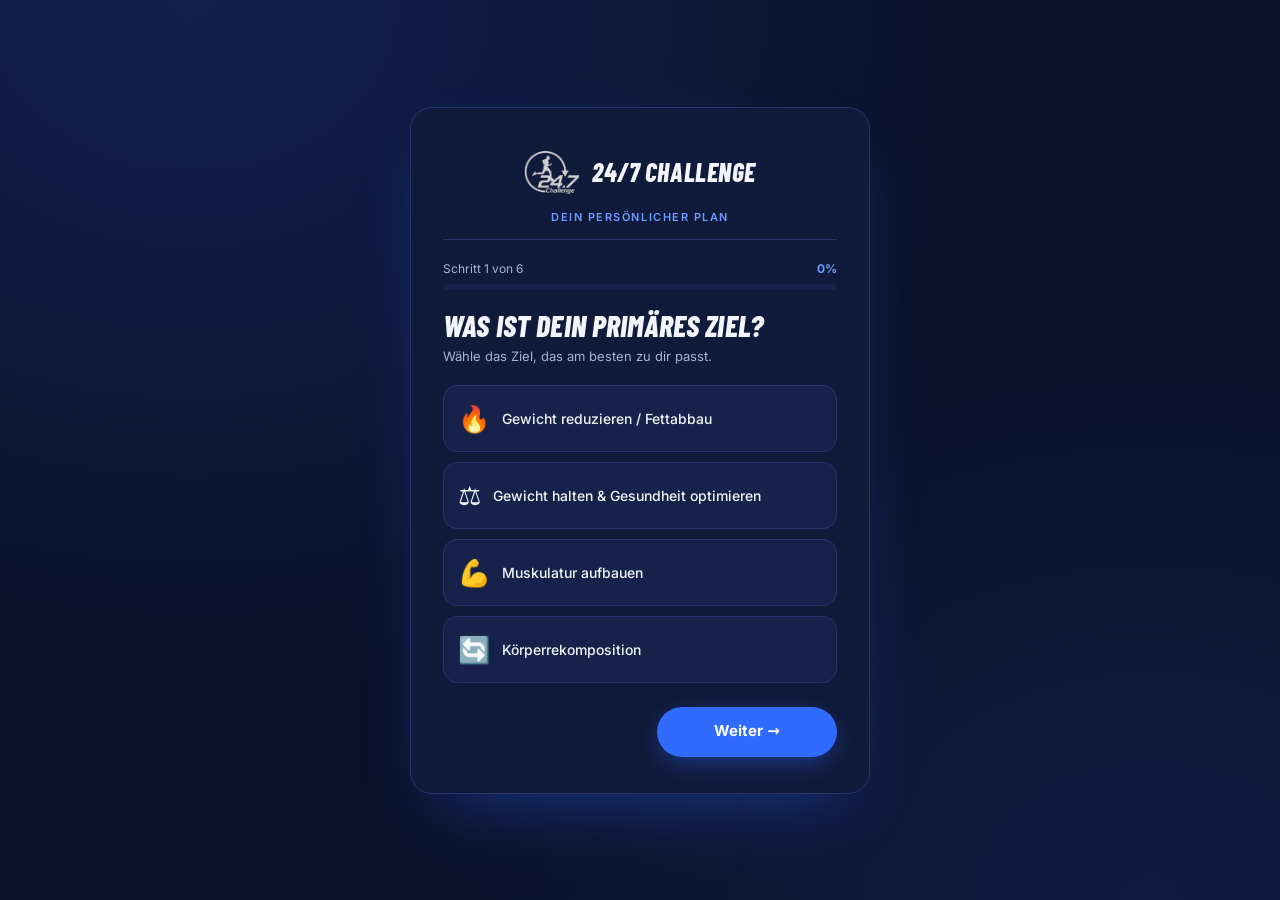
<file: start/index.html>
<!doctype html>
<html lang="de">
  <head>
    <meta charset="UTF-8" />
    <link rel="icon" type="image/png" href="/start/favicon.png" />
    <meta name="viewport" content="width=device-width, initial-scale=1.0" />
    <meta name="theme-color" content="#0a1128" />
<link rel="stylesheet" href="/start/fonts/fonts.css">
    <script defer src="https://cloud.umami.is/script.js" data-website-id="c8ad17eb-347a-41c8-a5f1-457bd65786ba"></script>
    <title>24/7 Challenge – Paket buchen</title>
    <script type="module" crossorigin src="/start/assets/index-Cy9dv_-2.js"></script>
    <link rel="stylesheet" crossorigin href="/start/assets/index-CaZ-Znua.css">
  </head>
  <body>
    <div id="root"></div>
  </body>
</html>
</file>
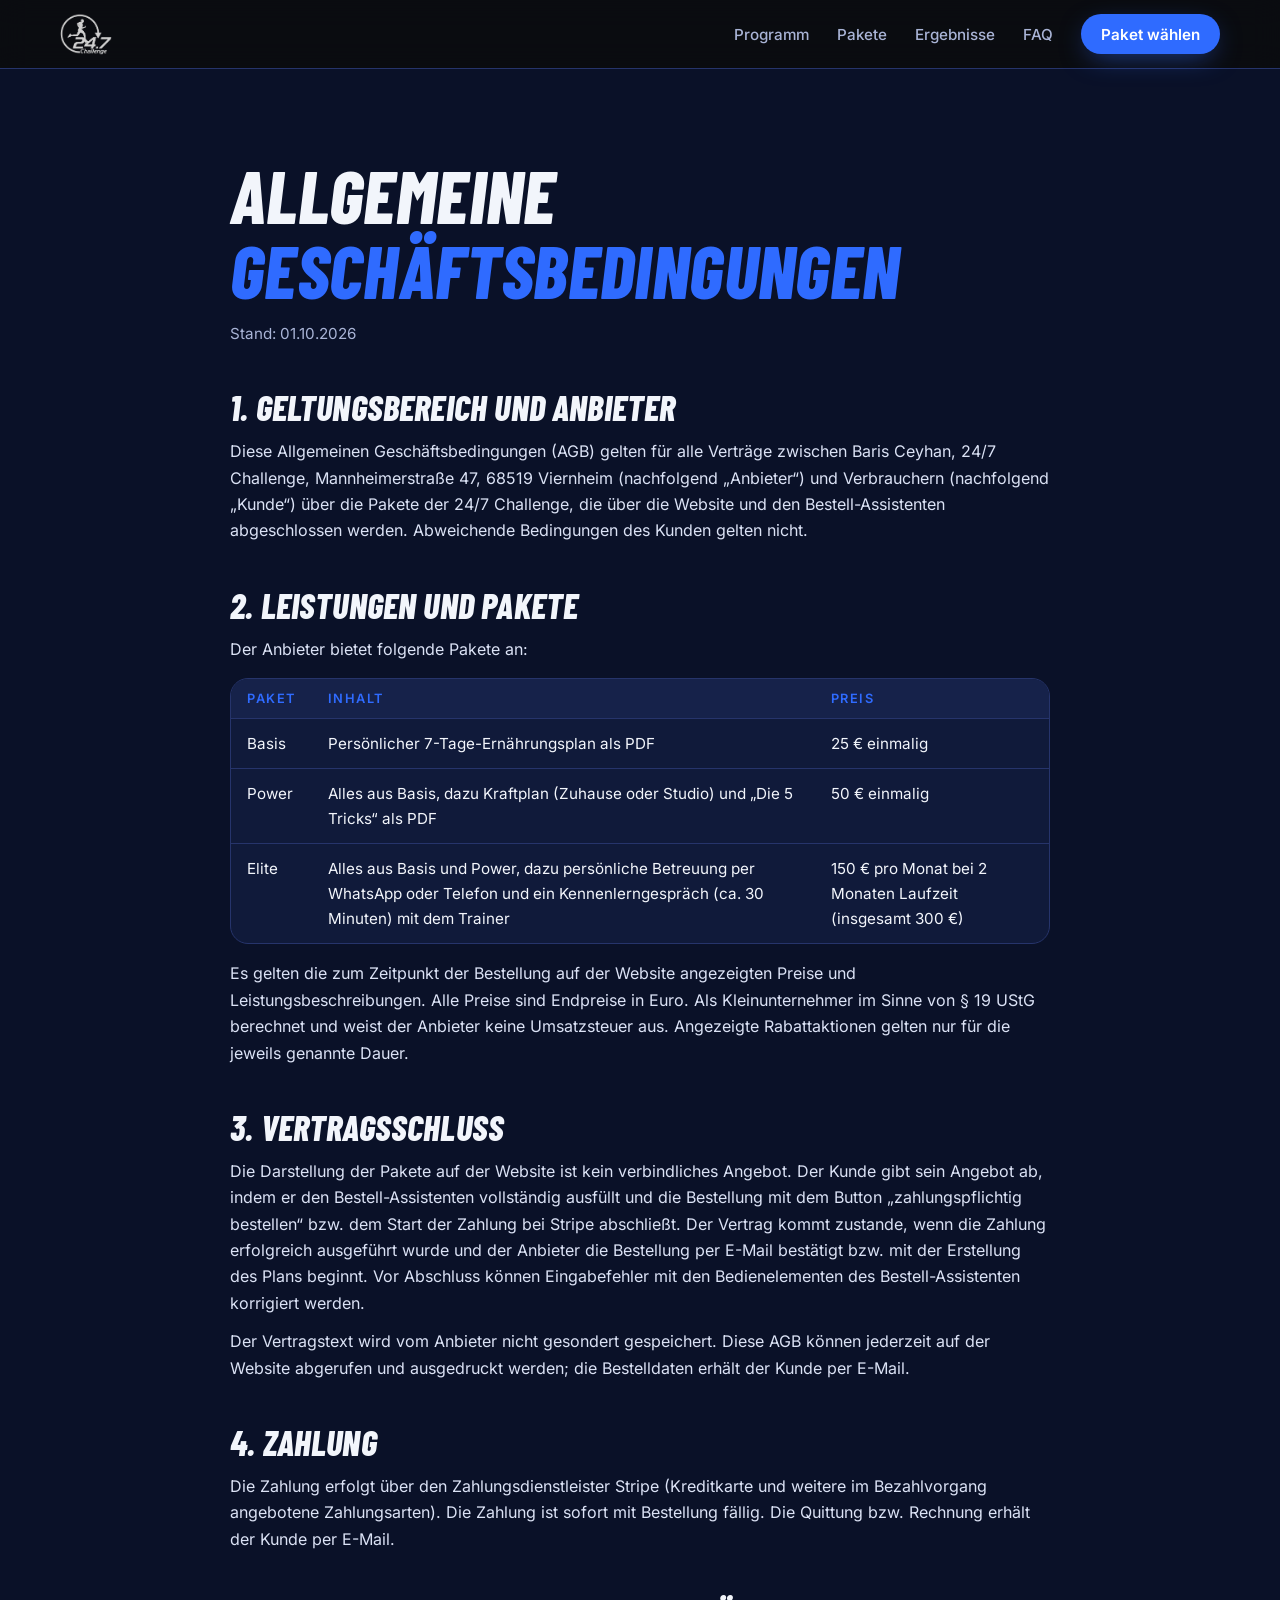
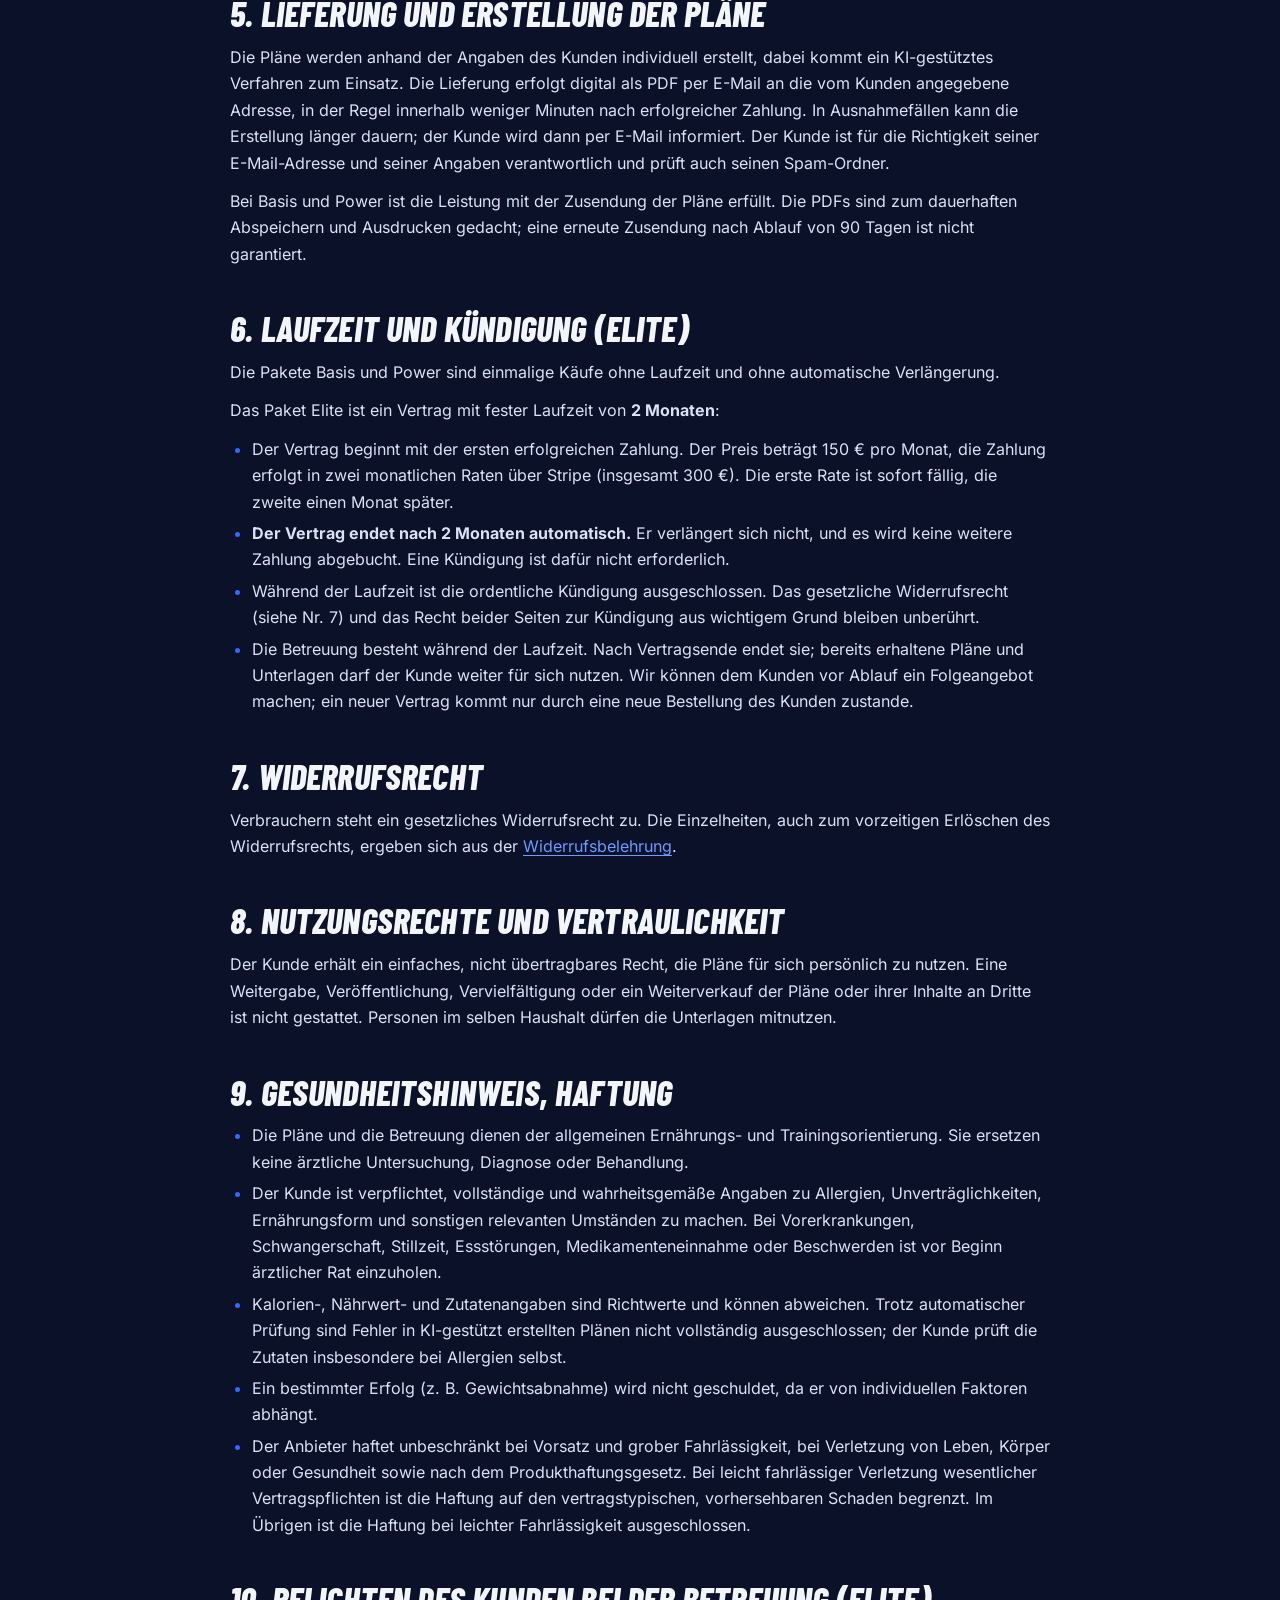
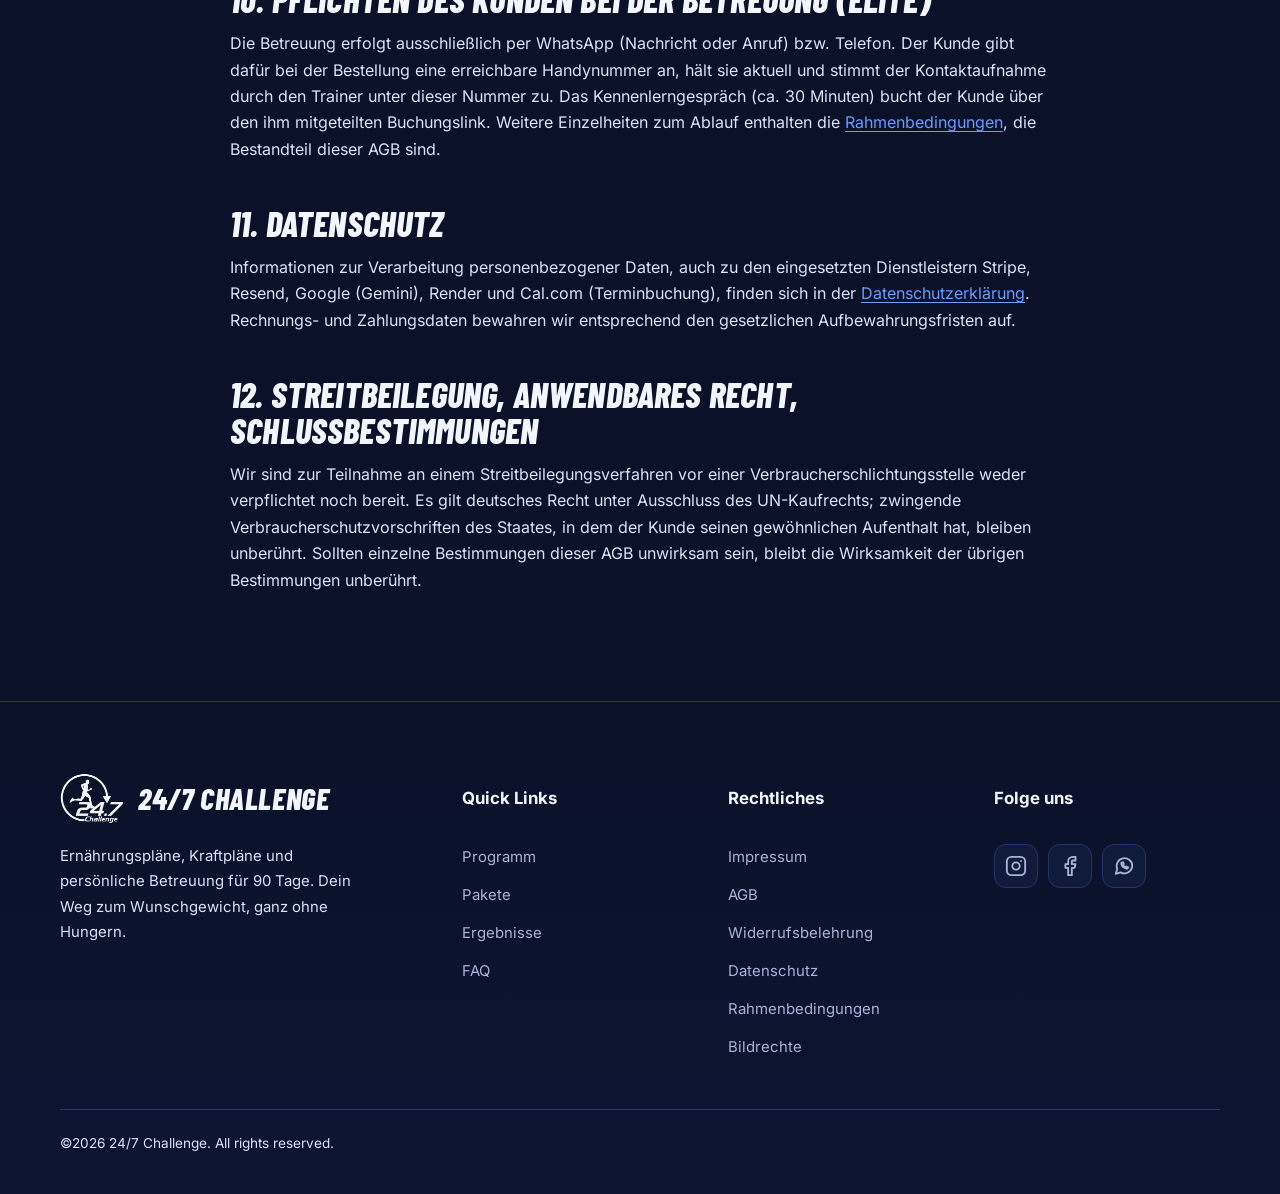
<file: rechtliches/agb.html>
<!doctype html>
<html lang="de">
<head>
<meta charset="utf-8">
<meta name="viewport" content="width=device-width,initial-scale=1">
<title>AGB | 24/7 Challenge</title>
<meta name="robots" content="noindex,follow">
<link rel="stylesheet" href="../fonts/fonts.css">
<meta name="theme-color" content="#0a1128">
<link rel="icon" href="../Medien/bild-03.png">
<link rel="stylesheet" href="style.css">
</head>
<body>
<svg width="0" height="0" style="position:absolute" aria-hidden="true">
  <symbol id="wa" viewBox="0 0 24 24"><path d="M21 11.5a8.5 8.5 0 0 1-12.6 7.4L3 20.5l1.7-5.2A8.5 8.5 0 1 1 21 11.5Z"/><path d="M9 8.5c0 3.5 3 6.5 6.5 6.5l1-1.5-2-1-1 .8c-1-.4-2-1.4-2.4-2.4l.8-1-1-2Z"/></symbol>
  <symbol id="instagram" viewBox="0 0 24 24"><rect x="2" y="2" width="20" height="20" rx="5"/><circle cx="12" cy="12" r="4"/><path d="M17.5 6.5h.01"/></symbol>
  <symbol id="facebook" viewBox="0 0 24 24"><path d="M18 2h-3a5 5 0 0 0-5 5v3H7v4h3v8h4v-8h3l1-4h-4V7a1 1 0 0 1 1-1h3Z"/></symbol>
</svg>

<header class="nav">
  <div class="wrap">
    <a class="brand" href="../index.html#top" aria-label="24/7 Challenge – Startseite">
      <img src="../Medien/bild-03.png" alt="24/7 Challenge" width="52" height="52">
    </a>
    <nav aria-label="Hauptnavigation">
      <ul>
        <li><a href="../index.html#programm">Programm</a></li>
        <li><a href="../index.html#pakete">Pakete</a></li>
        <li><a href="../index.html#ergebnisse">Ergebnisse</a></li>
        <li><a href="../index.html#faq">FAQ</a></li>
      </ul>
    </nav>
    <a class="btn btn-primary" href="../index.html#pakete">Paket wählen</a>
  </div>
</header>
<main><div class="wrap narrow">
<h1>Allgemeine <em>Geschäftsbedingungen</em></h1>
<p class="stand">Stand: 01.10.2026</p>

<h2>1. Geltungsbereich und Anbieter</h2>
<p>Diese Allgemeinen Geschäftsbedingungen (AGB) gelten für alle Verträge zwischen Baris Ceyhan, 24/7 Challenge, Mannheimerstraße 47, 68519 Viernheim (nachfolgend „Anbieter“) und Verbrauchern (nachfolgend „Kunde“) über die Pakete der 24/7 Challenge, die über die Website und den Bestell-Assistenten abgeschlossen werden. Abweichende Bedingungen des Kunden gelten nicht.</p>

<h2>2. Leistungen und Pakete</h2>
<p>Der Anbieter bietet folgende Pakete an:</p>
<table>
<tr><th>Paket</th><th>Inhalt</th><th>Preis</th></tr>
<tr><td>Basis</td><td>Persönlicher 7-Tage-Ernährungsplan als PDF</td><td>25 € einmalig</td></tr>
<tr><td>Power</td><td>Alles aus Basis, dazu Kraftplan (Zuhause oder Studio) und „Die 5 Tricks“ als PDF</td><td>50 € einmalig</td></tr>
<tr><td>Elite</td><td>Alles aus Basis und Power, dazu persönliche Betreuung per WhatsApp oder Telefon und ein Kennenlerngespräch (ca. 30 Minuten) mit dem Trainer</td><td>150 € pro Monat bei 2 Monaten Laufzeit (insgesamt 300 €)</td></tr>
</table>
<p>Es gelten die zum Zeitpunkt der Bestellung auf der Website angezeigten Preise und Leistungsbeschreibungen. Alle Preise sind Endpreise in Euro. Als Kleinunternehmer im Sinne von § 19 UStG berechnet und weist der Anbieter keine Umsatzsteuer aus. Angezeigte Rabattaktionen gelten nur für die jeweils genannte Dauer.</p>

<h2>3. Vertragsschluss</h2>
<p>Die Darstellung der Pakete auf der Website ist kein verbindliches Angebot. Der Kunde gibt sein Angebot ab, indem er den Bestell-Assistenten vollständig ausfüllt und die Bestellung mit dem Button „zahlungspflichtig bestellen“ bzw. dem Start der Zahlung bei Stripe abschließt. Der Vertrag kommt zustande, wenn die Zahlung erfolgreich ausgeführt wurde und der Anbieter die Bestellung per E-Mail bestätigt bzw. mit der Erstellung des Plans beginnt. Vor Abschluss können Eingabefehler mit den Bedienelementen des Bestell-Assistenten korrigiert werden.</p>
<p>Der Vertragstext wird vom Anbieter nicht gesondert gespeichert. Diese AGB können jederzeit auf der Website abgerufen und ausgedruckt werden; die Bestelldaten erhält der Kunde per E-Mail.</p>

<h2>4. Zahlung</h2>
<p>Die Zahlung erfolgt über den Zahlungsdienstleister Stripe (Kreditkarte und weitere im Bezahlvorgang angebotene Zahlungsarten). Die Zahlung ist sofort mit Bestellung fällig. Die Quittung bzw. Rechnung erhält der Kunde per E-Mail.</p>

<h2>5. Lieferung und Erstellung der Pläne</h2>
<p>Die Pläne werden anhand der Angaben des Kunden individuell erstellt, dabei kommt ein KI-gestütztes Verfahren zum Einsatz. Die Lieferung erfolgt digital als PDF per E-Mail an die vom Kunden angegebene Adresse, in der Regel innerhalb weniger Minuten nach erfolgreicher Zahlung. In Ausnahmefällen kann die Erstellung länger dauern; der Kunde wird dann per E-Mail informiert. Der Kunde ist für die Richtigkeit seiner E-Mail-Adresse und seiner Angaben verantwortlich und prüft auch seinen Spam-Ordner.</p>
<p>Bei Basis und Power ist die Leistung mit der Zusendung der Pläne erfüllt. Die PDFs sind zum dauerhaften Abspeichern und Ausdrucken gedacht; eine erneute Zusendung nach Ablauf von 90 Tagen ist nicht garantiert.</p>

<h2>6. Laufzeit und Kündigung (Elite)</h2>
<p>Die Pakete Basis und Power sind einmalige Käufe ohne Laufzeit und ohne automatische Verlängerung.</p>
<p>Das Paket Elite ist ein Vertrag mit fester Laufzeit von <strong>2 Monaten</strong>:</p>
<ul>
<li>Der Vertrag beginnt mit der ersten erfolgreichen Zahlung. Der Preis beträgt 150 € pro Monat, die Zahlung erfolgt in zwei monatlichen Raten über Stripe (insgesamt 300 €). Die erste Rate ist sofort fällig, die zweite einen Monat später.</li>
<li><strong>Der Vertrag endet nach 2 Monaten automatisch.</strong> Er verlängert sich nicht, und es wird keine weitere Zahlung abgebucht. Eine Kündigung ist dafür nicht erforderlich.</li>
<li>Während der Laufzeit ist die ordentliche Kündigung ausgeschlossen. Das gesetzliche Widerrufsrecht (siehe Nr. 7) und das Recht beider Seiten zur Kündigung aus wichtigem Grund bleiben unberührt.</li>
<li>Die Betreuung besteht während der Laufzeit. Nach Vertragsende endet sie; bereits erhaltene Pläne und Unterlagen darf der Kunde weiter für sich nutzen. Wir können dem Kunden vor Ablauf ein Folgeangebot machen; ein neuer Vertrag kommt nur durch eine neue Bestellung des Kunden zustande.</li>
</ul>

<h2>7. Widerrufsrecht</h2>
<p>Verbrauchern steht ein gesetzliches Widerrufsrecht zu. Die Einzelheiten, auch zum vorzeitigen Erlöschen des Widerrufsrechts, ergeben sich aus der <a href="widerruf.html">Widerrufsbelehrung</a>.</p>

<h2>8. Nutzungsrechte und Vertraulichkeit</h2>
<p>Der Kunde erhält ein einfaches, nicht übertragbares Recht, die Pläne für sich persönlich zu nutzen. Eine Weitergabe, Veröffentlichung, Vervielfältigung oder ein Weiterverkauf der Pläne oder ihrer Inhalte an Dritte ist nicht gestattet. Personen im selben Haushalt dürfen die Unterlagen mitnutzen.</p>

<h2>9. Gesundheitshinweis, Haftung</h2>
<ul>
<li>Die Pläne und die Betreuung dienen der allgemeinen Ernährungs- und Trainingsorientierung. Sie ersetzen keine ärztliche Untersuchung, Diagnose oder Behandlung.</li>
<li>Der Kunde ist verpflichtet, vollständige und wahrheitsgemäße Angaben zu Allergien, Unverträglichkeiten, Ernährungsform und sonstigen relevanten Umständen zu machen. Bei Vorerkrankungen, Schwangerschaft, Stillzeit, Essstörungen, Medikamenteneinnahme oder Beschwerden ist vor Beginn ärztlicher Rat einzuholen.</li>
<li>Kalorien-, Nährwert- und Zutatenangaben sind Richtwerte und können abweichen. Trotz automatischer Prüfung sind Fehler in KI-gestützt erstellten Plänen nicht vollständig ausgeschlossen; der Kunde prüft die Zutaten insbesondere bei Allergien selbst.</li>
<li>Ein bestimmter Erfolg (z. B. Gewichtsabnahme) wird nicht geschuldet, da er von individuellen Faktoren abhängt.</li>
<li>Der Anbieter haftet unbeschränkt bei Vorsatz und grober Fahrlässigkeit, bei Verletzung von Leben, Körper oder Gesundheit sowie nach dem Produkthaftungsgesetz. Bei leicht fahrlässiger Verletzung wesentlicher Vertragspflichten ist die Haftung auf den vertragstypischen, vorhersehbaren Schaden begrenzt. Im Übrigen ist die Haftung bei leichter Fahrlässigkeit ausgeschlossen.</li>
</ul>

<h2>10. Pflichten des Kunden bei der Betreuung (Elite)</h2>
<p>Die Betreuung erfolgt ausschließlich per WhatsApp (Nachricht oder Anruf) bzw. Telefon. Der Kunde gibt dafür bei der Bestellung eine erreichbare Handynummer an, hält sie aktuell und stimmt der Kontaktaufnahme durch den Trainer unter dieser Nummer zu. Das Kennenlerngespräch (ca. 30 Minuten) bucht der Kunde über den ihm mitgeteilten Buchungslink. Weitere Einzelheiten zum Ablauf enthalten die <a href="rahmenbedingungen.html">Rahmenbedingungen</a>, die Bestandteil dieser AGB sind.</p>

<h2>11. Datenschutz</h2>
<p>Informationen zur Verarbeitung personenbezogener Daten, auch zu den eingesetzten Dienstleistern Stripe, Resend, Google (Gemini), Render und Cal.com (Terminbuchung), finden sich in der <a href="datenschutz.html">Datenschutzerklärung</a>. Rechnungs- und Zahlungsdaten bewahren wir entsprechend den gesetzlichen Aufbewahrungsfristen auf.</p>

<h2>12. Streitbeilegung, anwendbares Recht, Schlussbestimmungen</h2>
<p>Wir sind zur Teilnahme an einem Streitbeilegungsverfahren vor einer Verbraucherschlichtungsstelle weder verpflichtet noch bereit. Es gilt deutsches Recht unter Ausschluss des UN-Kaufrechts; zwingende Verbraucherschutzvorschriften des Staates, in dem der Kunde seinen gewöhnlichen Aufenthalt hat, bleiben unberührt. Sollten einzelne Bestimmungen dieser AGB unwirksam sein, bleibt die Wirksamkeit der übrigen Bestimmungen unberührt.</p>
</div></main>
<footer>
  <div class="wrap">
    <div class="foot-grid">
      <div class="foot-brand">
        <a class="foot-logo" href="../index.html#top" aria-label="24/7 Challenge – nach oben"><img src="../Medien/bild-03.png" alt="" width="64" height="64"><span>24/7 Challenge</span></a>
        <p>Ernährungspläne, Kraftpläne und persönliche Betreuung für 90 Tage. Dein Weg zum Wunschgewicht, ganz ohne Hungern.</p>
      </div>
      <nav aria-label="Schnellzugriff">
        <h4>Quick Links</h4>
        <ul>
          <li><a href="../index.html#programm">Programm</a></li>
          <li><a href="../index.html#pakete">Pakete</a></li>
          <li><a href="../index.html#ergebnisse">Ergebnisse</a></li>
          <li><a href="../index.html#faq">FAQ</a></li>
        </ul>
      </nav>
      <nav aria-label="Rechtliches">
        <h4>Rechtliches</h4>
        <ul>
          <li><a href="impressum.html">Impressum</a></li>
          <li><a href="agb.html">AGB</a></li>
          <li><a href="widerruf.html">Widerrufsbelehrung</a></li>
          <li><a href="datenschutz.html">Datenschutz</a></li>
          <li><a href="rahmenbedingungen.html">Rahmenbedingungen</a></li>
          <li><a href="bilderrechte.html">Bildrechte</a></li>
        </ul>
      </nav>
      <div>
        <h4>Folge uns</h4>
        <div class="socials">
          <a class="social" href="https://www.instagram.com/24_7challenge.official/" target="_blank" rel="noopener" aria-label="Instagram"><svg class="i" aria-hidden="true"><use href="#instagram"/></svg></a>
          <a class="social" href="https://www.facebook.com/247Challenge" target="_blank" rel="noopener" aria-label="Facebook"><svg class="i" aria-hidden="true"><use href="#facebook"/></svg></a>
          <a class="social" href="https://wa.me/4915208117810?text=Hallo%2C%20ich%20habe%20eine%20Frage%20zur%2024%2F7%20Challenge." target="_blank" rel="noopener" aria-label="WhatsApp"><svg class="i" aria-hidden="true"><use href="#wa"/></svg></a>
        </div>
      </div>
    </div>
    <p class="foot-bottom">©2026 24/7 Challenge. All rights reserved.</p>
  </div>
</footer>
</body>
</html>
</file>
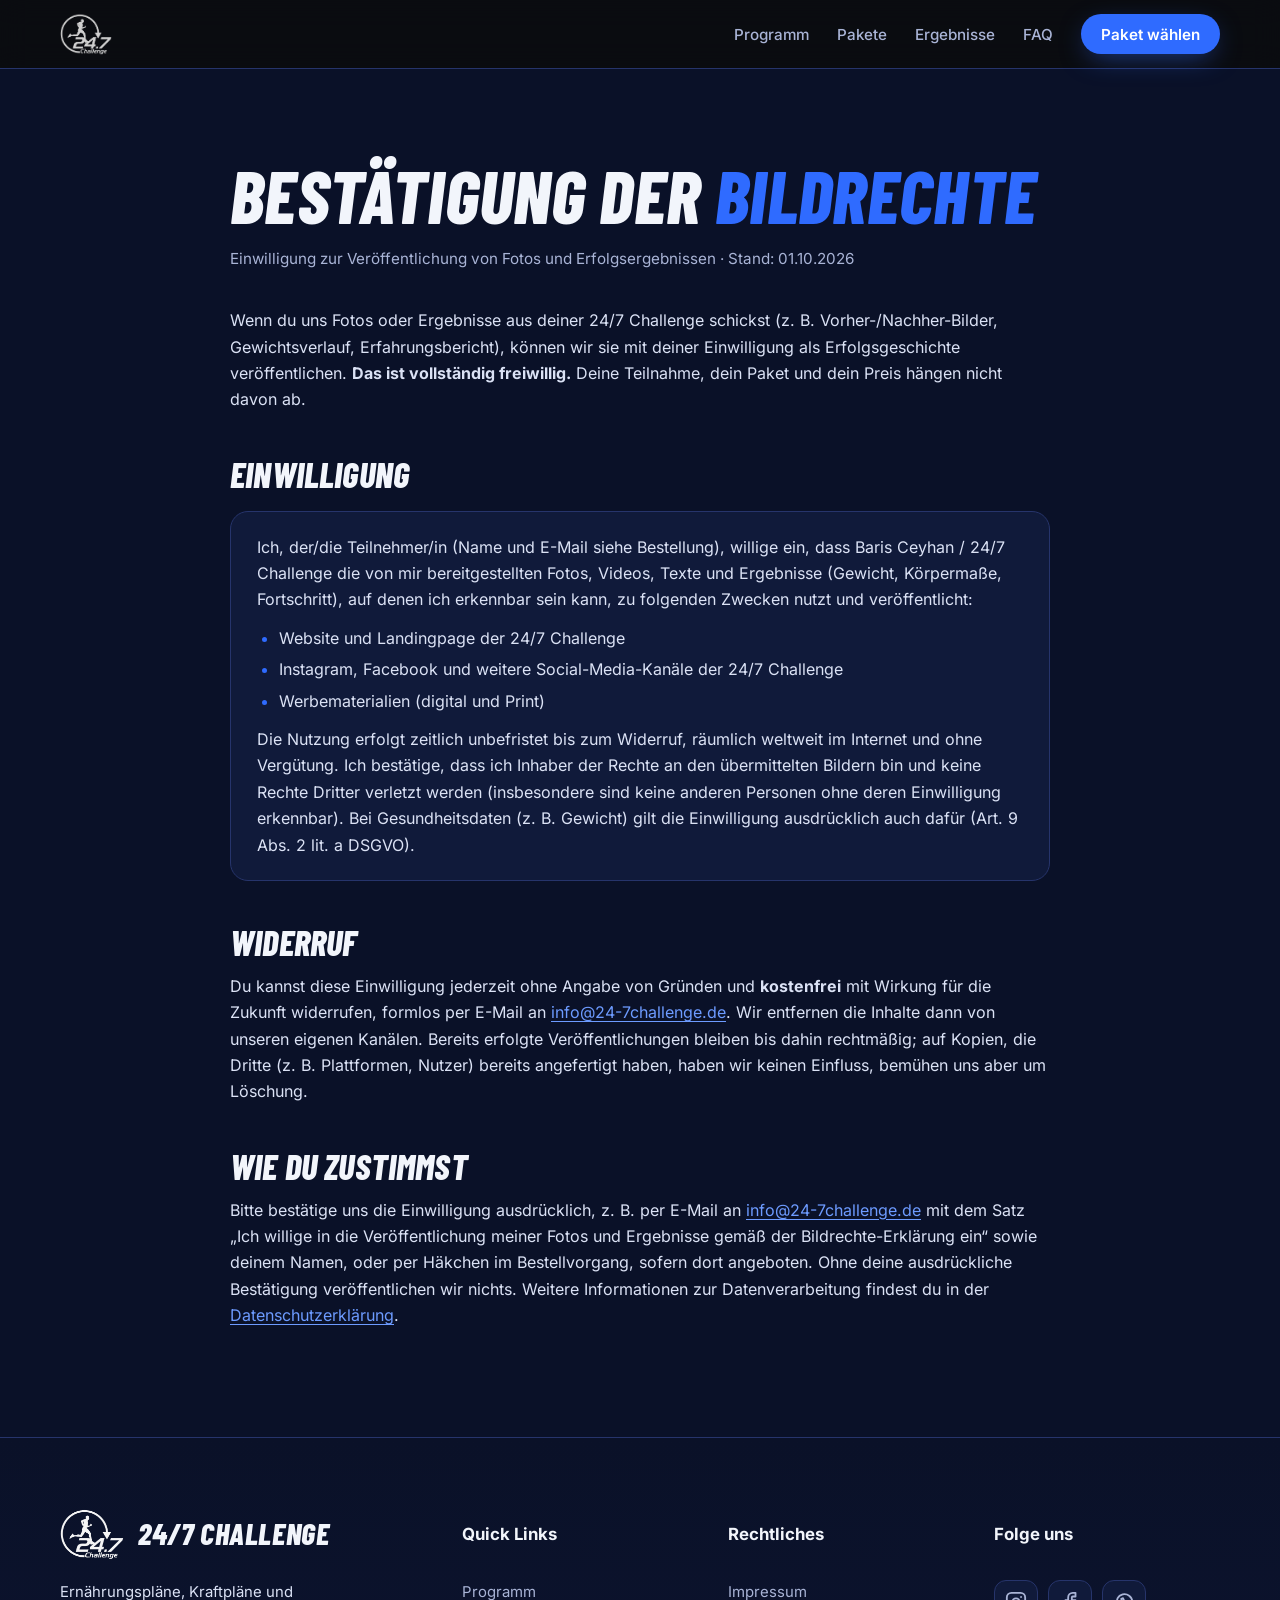
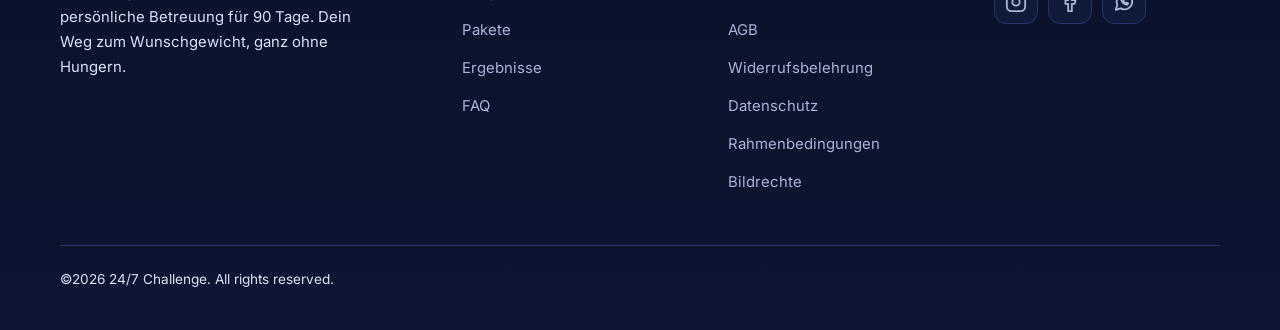
<file: rechtliches/bilderrechte.html>
<!doctype html>
<html lang="de">
<head>
<meta charset="utf-8">
<meta name="viewport" content="width=device-width,initial-scale=1">
<title>Bildrechte | 24/7 Challenge</title>
<meta name="robots" content="noindex,follow">
<link rel="stylesheet" href="../fonts/fonts.css">
<meta name="theme-color" content="#0a1128">
<link rel="icon" href="../Medien/bild-03.png">
<link rel="stylesheet" href="style.css">
</head>
<body>
<svg width="0" height="0" style="position:absolute" aria-hidden="true">
  <symbol id="wa" viewBox="0 0 24 24"><path d="M21 11.5a8.5 8.5 0 0 1-12.6 7.4L3 20.5l1.7-5.2A8.5 8.5 0 1 1 21 11.5Z"/><path d="M9 8.5c0 3.5 3 6.5 6.5 6.5l1-1.5-2-1-1 .8c-1-.4-2-1.4-2.4-2.4l.8-1-1-2Z"/></symbol>
  <symbol id="instagram" viewBox="0 0 24 24"><rect x="2" y="2" width="20" height="20" rx="5"/><circle cx="12" cy="12" r="4"/><path d="M17.5 6.5h.01"/></symbol>
  <symbol id="facebook" viewBox="0 0 24 24"><path d="M18 2h-3a5 5 0 0 0-5 5v3H7v4h3v8h4v-8h3l1-4h-4V7a1 1 0 0 1 1-1h3Z"/></symbol>
</svg>

<header class="nav">
  <div class="wrap">
    <a class="brand" href="../index.html#top" aria-label="24/7 Challenge – Startseite">
      <img src="../Medien/bild-03.png" alt="24/7 Challenge" width="52" height="52">
    </a>
    <nav aria-label="Hauptnavigation">
      <ul>
        <li><a href="../index.html#programm">Programm</a></li>
        <li><a href="../index.html#pakete">Pakete</a></li>
        <li><a href="../index.html#ergebnisse">Ergebnisse</a></li>
        <li><a href="../index.html#faq">FAQ</a></li>
      </ul>
    </nav>
    <a class="btn btn-primary" href="../index.html#pakete">Paket wählen</a>
  </div>
</header>
<main><div class="wrap narrow">
<h1>Bestätigung der <em>Bildrechte</em></h1>
<p class="stand">Einwilligung zur Veröffentlichung von Fotos und Erfolgsergebnissen · Stand: 01.10.2026</p>

<p>Wenn du uns Fotos oder Ergebnisse aus deiner 24/7 Challenge schickst (z. B. Vorher-/Nachher-Bilder, Gewichtsverlauf, Erfahrungsbericht), können wir sie mit deiner Einwilligung als Erfolgsgeschichte veröffentlichen. <strong>Das ist vollständig freiwillig.</strong> Deine Teilnahme, dein Paket und dein Preis hängen nicht davon ab.</p>

<h2>Einwilligung</h2>
<div class="box">
<p>Ich, der/die Teilnehmer/in (Name und E-Mail siehe Bestellung), willige ein, dass Baris Ceyhan / 24/7 Challenge die von mir bereitgestellten Fotos, Videos, Texte und Ergebnisse (Gewicht, Körpermaße, Fortschritt), auf denen ich erkennbar sein kann, zu folgenden Zwecken nutzt und veröffentlicht:</p>
<ul>
<li>Website und Landingpage der 24/7 Challenge</li>
<li>Instagram, Facebook und weitere Social-Media-Kanäle der 24/7 Challenge</li>
<li>Werbematerialien (digital und Print)</li>
</ul>
<p>Die Nutzung erfolgt zeitlich unbefristet bis zum Widerruf, räumlich weltweit im Internet und ohne Vergütung. Ich bestätige, dass ich Inhaber der Rechte an den übermittelten Bildern bin und keine Rechte Dritter verletzt werden (insbesondere sind keine anderen Personen ohne deren Einwilligung erkennbar). Bei Gesundheitsdaten (z. B. Gewicht) gilt die Einwilligung ausdrücklich auch dafür (Art. 9 Abs. 2 lit. a DSGVO).</p>
</div>

<h2>Widerruf</h2>
<p>Du kannst diese Einwilligung jederzeit ohne Angabe von Gründen und <strong>kostenfrei</strong> mit Wirkung für die Zukunft widerrufen, formlos per E-Mail an <a href="mailto:info@24-7challenge.de">info@24-7challenge.de</a>. Wir entfernen die Inhalte dann von unseren eigenen Kanälen. Bereits erfolgte Veröffentlichungen bleiben bis dahin rechtmäßig; auf Kopien, die Dritte (z. B. Plattformen, Nutzer) bereits angefertigt haben, haben wir keinen Einfluss, bemühen uns aber um Löschung.</p>

<h2>Wie du zustimmst</h2>
<p>Bitte bestätige uns die Einwilligung ausdrücklich, z. B. per E-Mail an <a href="mailto:info@24-7challenge.de?subject=Einwilligung%20Bildrechte">info@24-7challenge.de</a> mit dem Satz „Ich willige in die Veröffentlichung meiner Fotos und Ergebnisse gemäß der Bildrechte-Erklärung ein“ sowie deinem Namen, oder per Häkchen im Bestellvorgang, sofern dort angeboten. Ohne deine ausdrückliche Bestätigung veröffentlichen wir nichts. Weitere Informationen zur Datenverarbeitung findest du in der <a href="datenschutz.html">Datenschutzerklärung</a>.</p>
</div></main>
<footer>
  <div class="wrap">
    <div class="foot-grid">
      <div class="foot-brand">
        <a class="foot-logo" href="../index.html#top" aria-label="24/7 Challenge – nach oben"><img src="../Medien/bild-03.png" alt="" width="64" height="64"><span>24/7 Challenge</span></a>
        <p>Ernährungspläne, Kraftpläne und persönliche Betreuung für 90 Tage. Dein Weg zum Wunschgewicht, ganz ohne Hungern.</p>
      </div>
      <nav aria-label="Schnellzugriff">
        <h4>Quick Links</h4>
        <ul>
          <li><a href="../index.html#programm">Programm</a></li>
          <li><a href="../index.html#pakete">Pakete</a></li>
          <li><a href="../index.html#ergebnisse">Ergebnisse</a></li>
          <li><a href="../index.html#faq">FAQ</a></li>
        </ul>
      </nav>
      <nav aria-label="Rechtliches">
        <h4>Rechtliches</h4>
        <ul>
          <li><a href="impressum.html">Impressum</a></li>
          <li><a href="agb.html">AGB</a></li>
          <li><a href="widerruf.html">Widerrufsbelehrung</a></li>
          <li><a href="datenschutz.html">Datenschutz</a></li>
          <li><a href="rahmenbedingungen.html">Rahmenbedingungen</a></li>
          <li><a href="bilderrechte.html">Bildrechte</a></li>
        </ul>
      </nav>
      <div>
        <h4>Folge uns</h4>
        <div class="socials">
          <a class="social" href="https://www.instagram.com/24_7challenge.official/" target="_blank" rel="noopener" aria-label="Instagram"><svg class="i" aria-hidden="true"><use href="#instagram"/></svg></a>
          <a class="social" href="https://www.facebook.com/247Challenge" target="_blank" rel="noopener" aria-label="Facebook"><svg class="i" aria-hidden="true"><use href="#facebook"/></svg></a>
          <a class="social" href="https://wa.me/4915208117810?text=Hallo%2C%20ich%20habe%20eine%20Frage%20zur%2024%2F7%20Challenge." target="_blank" rel="noopener" aria-label="WhatsApp"><svg class="i" aria-hidden="true"><use href="#wa"/></svg></a>
        </div>
      </div>
    </div>
    <p class="foot-bottom">©2026 24/7 Challenge. All rights reserved.</p>
  </div>
</footer>
</body>
</html>
</file>
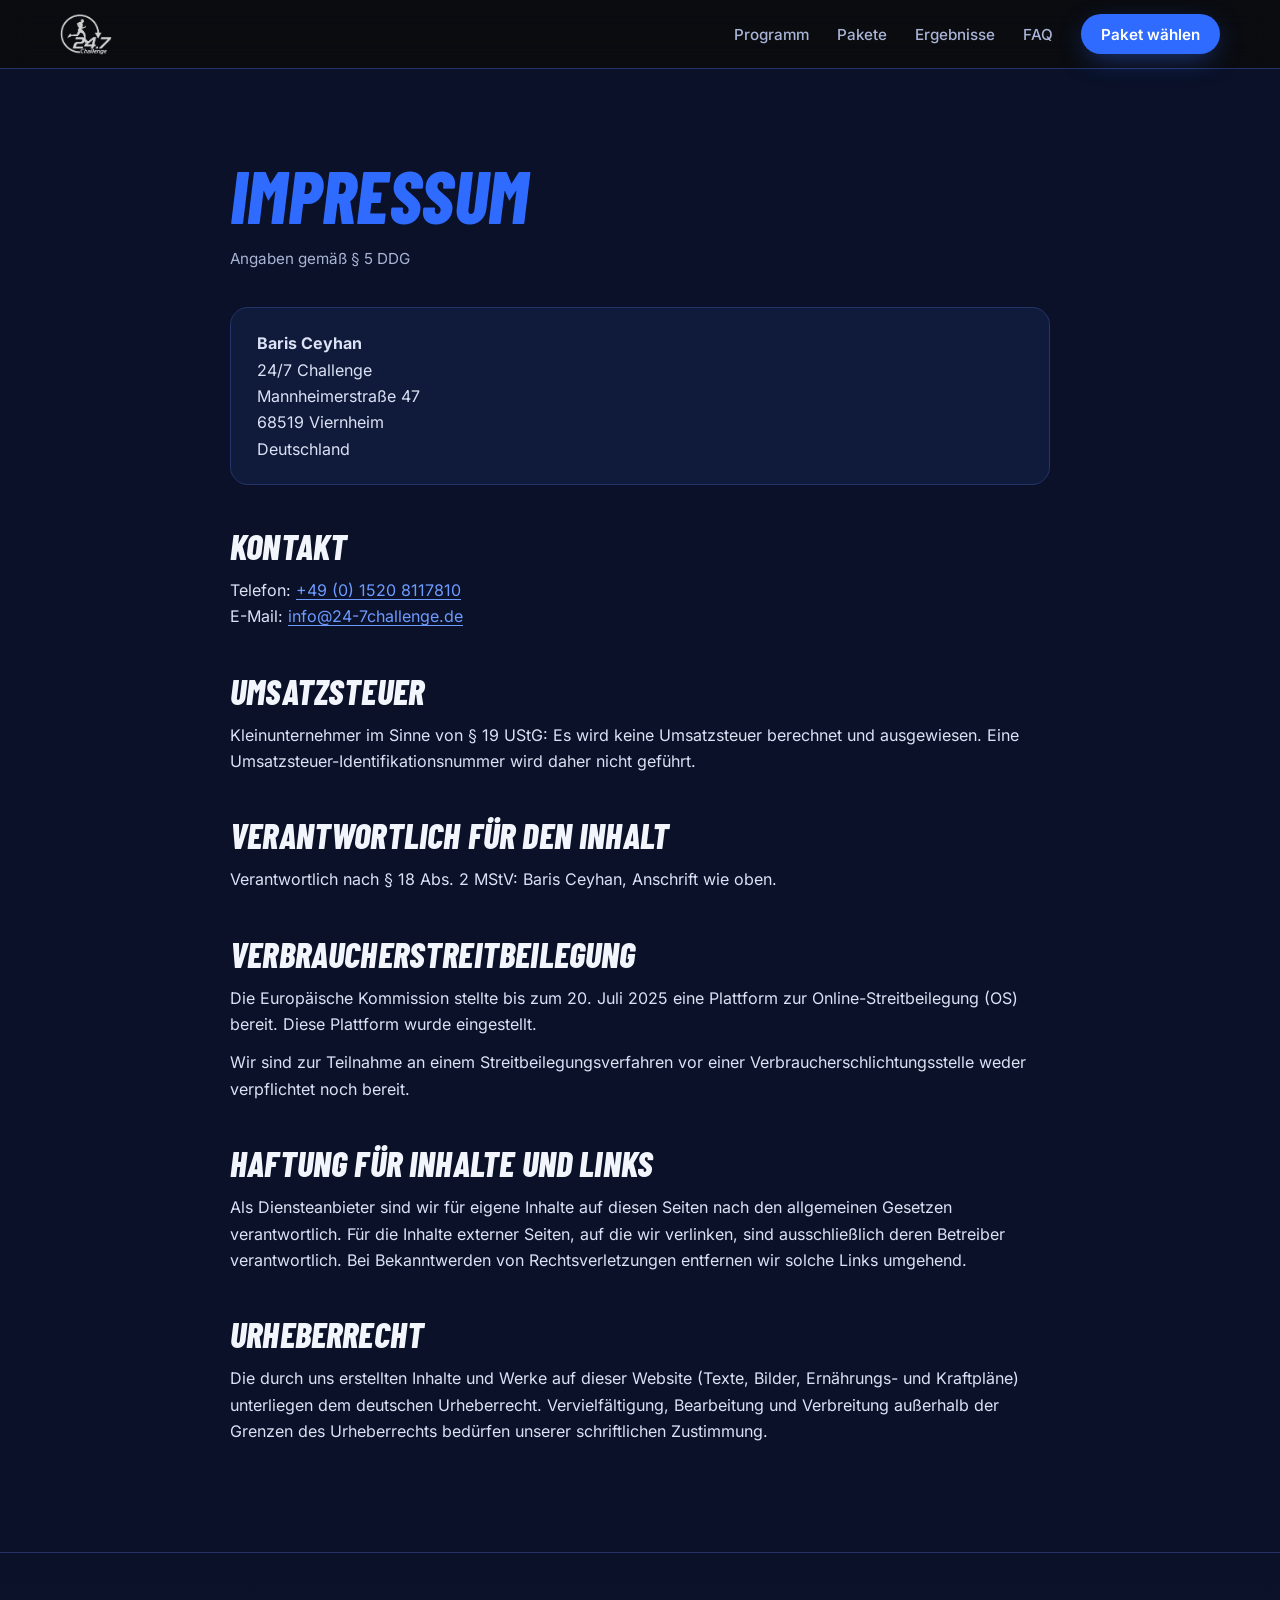
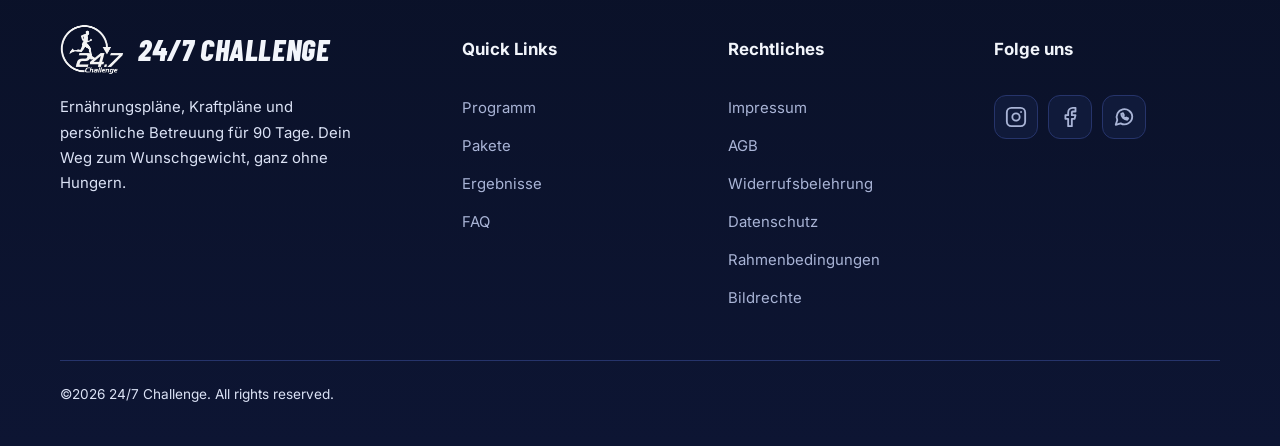
<file: rechtliches/impressum.html>
<!doctype html>
<html lang="de">
<head>
<meta charset="utf-8">
<meta name="viewport" content="width=device-width,initial-scale=1">
<title>Impressum | 24/7 Challenge</title>
<meta name="robots" content="noindex,follow">
<link rel="stylesheet" href="../fonts/fonts.css">
<meta name="theme-color" content="#0a1128">
<link rel="icon" href="../Medien/bild-03.png">
<link rel="stylesheet" href="style.css">
</head>
<body>
<svg width="0" height="0" style="position:absolute" aria-hidden="true">
  <symbol id="wa" viewBox="0 0 24 24"><path d="M21 11.5a8.5 8.5 0 0 1-12.6 7.4L3 20.5l1.7-5.2A8.5 8.5 0 1 1 21 11.5Z"/><path d="M9 8.5c0 3.5 3 6.5 6.5 6.5l1-1.5-2-1-1 .8c-1-.4-2-1.4-2.4-2.4l.8-1-1-2Z"/></symbol>
  <symbol id="instagram" viewBox="0 0 24 24"><rect x="2" y="2" width="20" height="20" rx="5"/><circle cx="12" cy="12" r="4"/><path d="M17.5 6.5h.01"/></symbol>
  <symbol id="facebook" viewBox="0 0 24 24"><path d="M18 2h-3a5 5 0 0 0-5 5v3H7v4h3v8h4v-8h3l1-4h-4V7a1 1 0 0 1 1-1h3Z"/></symbol>
</svg>

<header class="nav">
  <div class="wrap">
    <a class="brand" href="../index.html#top" aria-label="24/7 Challenge – Startseite">
      <img src="../Medien/bild-03.png" alt="24/7 Challenge" width="52" height="52">
    </a>
    <nav aria-label="Hauptnavigation">
      <ul>
        <li><a href="../index.html#programm">Programm</a></li>
        <li><a href="../index.html#pakete">Pakete</a></li>
        <li><a href="../index.html#ergebnisse">Ergebnisse</a></li>
        <li><a href="../index.html#faq">FAQ</a></li>
      </ul>
    </nav>
    <a class="btn btn-primary" href="../index.html#pakete">Paket wählen</a>
  </div>
</header>
<main><div class="wrap narrow">
<h1><em>Impressum</em></h1>
<p class="stand">Angaben gemäß § 5 DDG</p>

<div class="box">
<p><strong>Baris Ceyhan</strong><br>
24/7 Challenge<br>
Mannheimerstraße 47<br>
68519 Viernheim<br>
Deutschland</p>
</div>

<h2>Kontakt</h2>
<p>Telefon: <a href="tel:+4915208117810">+49 (0) 1520 8117810</a><br>
E-Mail: <a href="mailto:info@24-7challenge.de">info@24-7challenge.de</a></p>

<h2>Umsatzsteuer</h2>
<p>Kleinunternehmer im Sinne von § 19 UStG: Es wird keine Umsatzsteuer berechnet und ausgewiesen. Eine Umsatzsteuer-Identifikationsnummer wird daher nicht geführt.</p>

<h2>Verantwortlich für den Inhalt</h2>
<p>Verantwortlich nach § 18 Abs. 2 MStV: Baris Ceyhan, Anschrift wie oben.</p>

<h2>Verbraucherstreitbeilegung</h2>
<p>Die Europäische Kommission stellte bis zum 20. Juli 2025 eine Plattform zur Online-Streitbeilegung (OS) bereit. Diese Plattform wurde eingestellt.</p>
<p>Wir sind zur Teilnahme an einem Streitbeilegungsverfahren vor einer Verbraucherschlichtungsstelle weder verpflichtet noch bereit.</p>

<h2>Haftung für Inhalte und Links</h2>
<p>Als Diensteanbieter sind wir für eigene Inhalte auf diesen Seiten nach den allgemeinen Gesetzen verantwortlich. Für die Inhalte externer Seiten, auf die wir verlinken, sind ausschließlich deren Betreiber verantwortlich. Bei Bekanntwerden von Rechtsverletzungen entfernen wir solche Links umgehend.</p>

<h2>Urheberrecht</h2>
<p>Die durch uns erstellten Inhalte und Werke auf dieser Website (Texte, Bilder, Ernährungs- und Kraftpläne) unterliegen dem deutschen Urheberrecht. Vervielfältigung, Bearbeitung und Verbreitung außerhalb der Grenzen des Urheberrechts bedürfen unserer schriftlichen Zustimmung.</p>
</div></main>
<footer>
  <div class="wrap">
    <div class="foot-grid">
      <div class="foot-brand">
        <a class="foot-logo" href="../index.html#top" aria-label="24/7 Challenge – nach oben"><img src="../Medien/bild-03.png" alt="" width="64" height="64"><span>24/7 Challenge</span></a>
        <p>Ernährungspläne, Kraftpläne und persönliche Betreuung für 90 Tage. Dein Weg zum Wunschgewicht, ganz ohne Hungern.</p>
      </div>
      <nav aria-label="Schnellzugriff">
        <h4>Quick Links</h4>
        <ul>
          <li><a href="../index.html#programm">Programm</a></li>
          <li><a href="../index.html#pakete">Pakete</a></li>
          <li><a href="../index.html#ergebnisse">Ergebnisse</a></li>
          <li><a href="../index.html#faq">FAQ</a></li>
        </ul>
      </nav>
      <nav aria-label="Rechtliches">
        <h4>Rechtliches</h4>
        <ul>
          <li><a href="impressum.html">Impressum</a></li>
          <li><a href="agb.html">AGB</a></li>
          <li><a href="widerruf.html">Widerrufsbelehrung</a></li>
          <li><a href="datenschutz.html">Datenschutz</a></li>
          <li><a href="rahmenbedingungen.html">Rahmenbedingungen</a></li>
          <li><a href="bilderrechte.html">Bildrechte</a></li>
        </ul>
      </nav>
      <div>
        <h4>Folge uns</h4>
        <div class="socials">
          <a class="social" href="https://www.instagram.com/24_7challenge.official/" target="_blank" rel="noopener" aria-label="Instagram"><svg class="i" aria-hidden="true"><use href="#instagram"/></svg></a>
          <a class="social" href="https://www.facebook.com/247Challenge" target="_blank" rel="noopener" aria-label="Facebook"><svg class="i" aria-hidden="true"><use href="#facebook"/></svg></a>
          <a class="social" href="https://wa.me/4915208117810?text=Hallo%2C%20ich%20habe%20eine%20Frage%20zur%2024%2F7%20Challenge." target="_blank" rel="noopener" aria-label="WhatsApp"><svg class="i" aria-hidden="true"><use href="#wa"/></svg></a>
        </div>
      </div>
    </div>
    <p class="foot-bottom">©2026 24/7 Challenge. All rights reserved.</p>
  </div>
</footer>
</body>
</html>
</file>
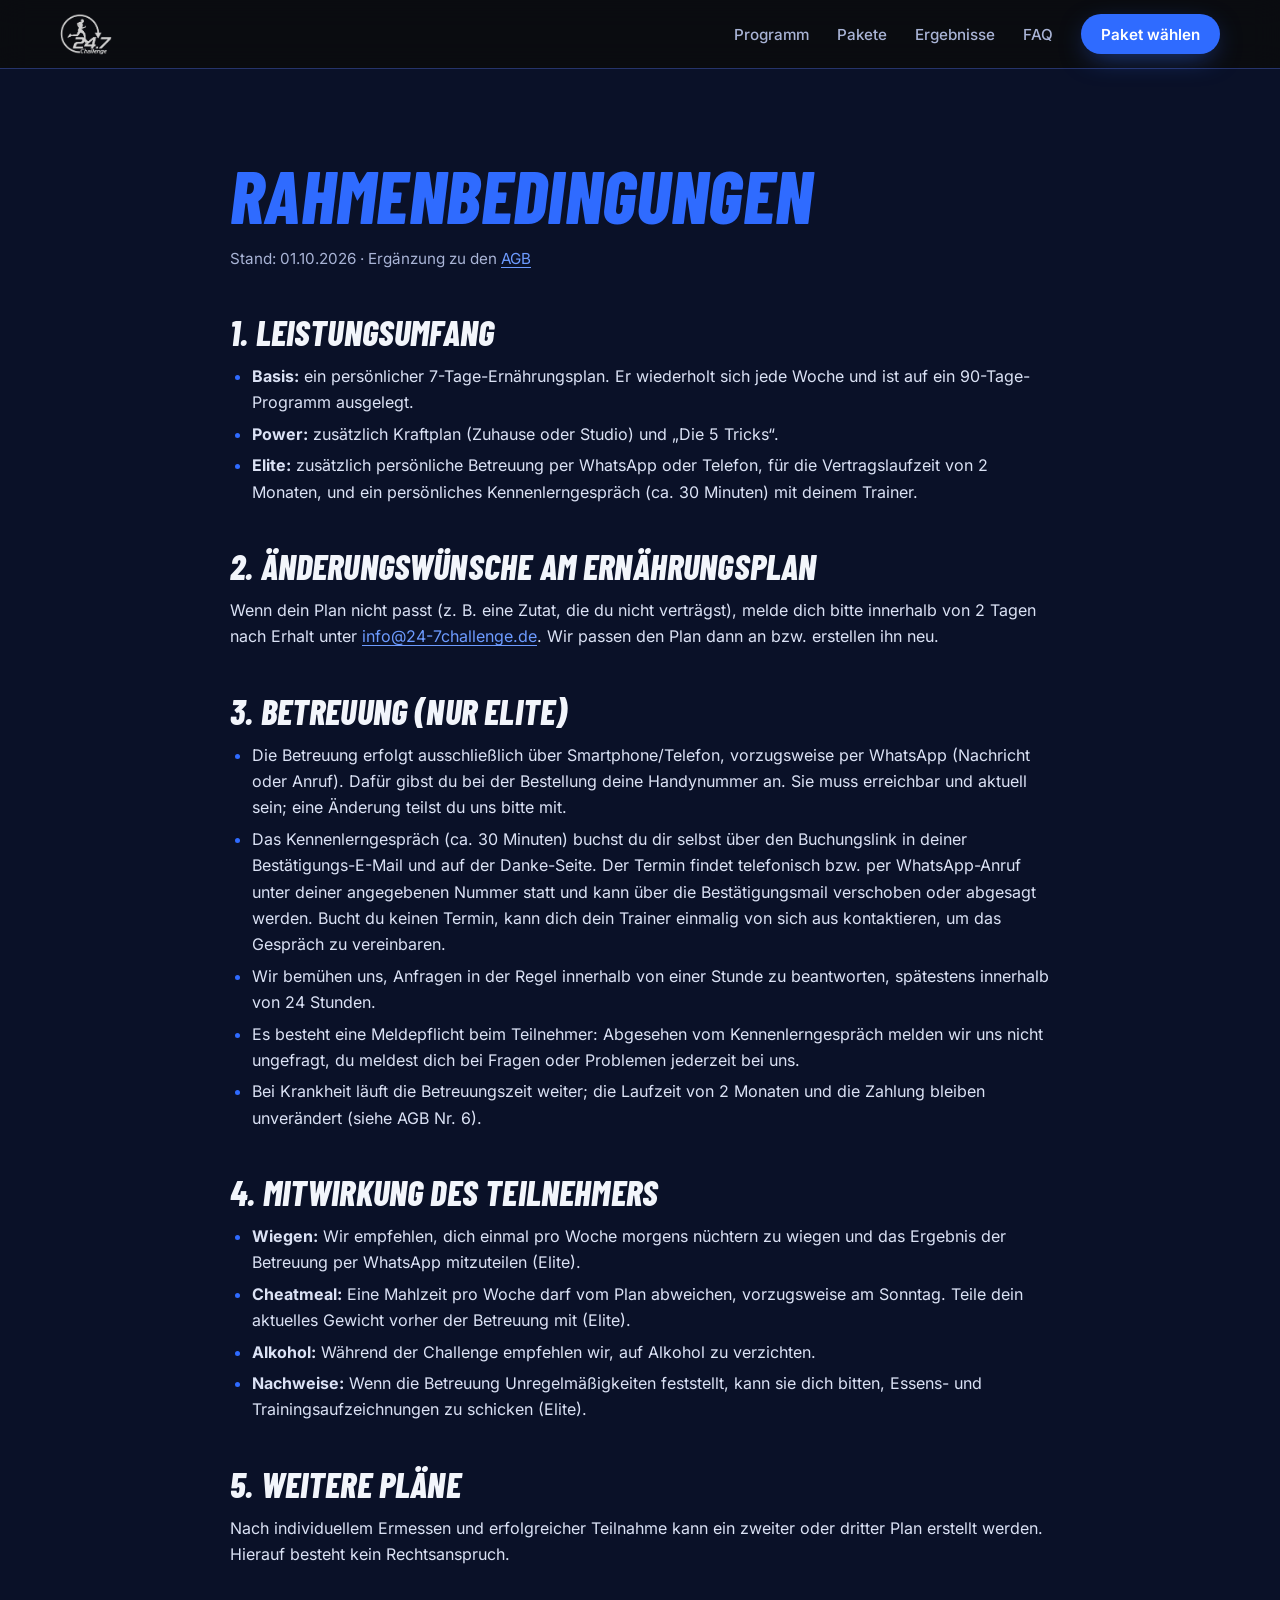
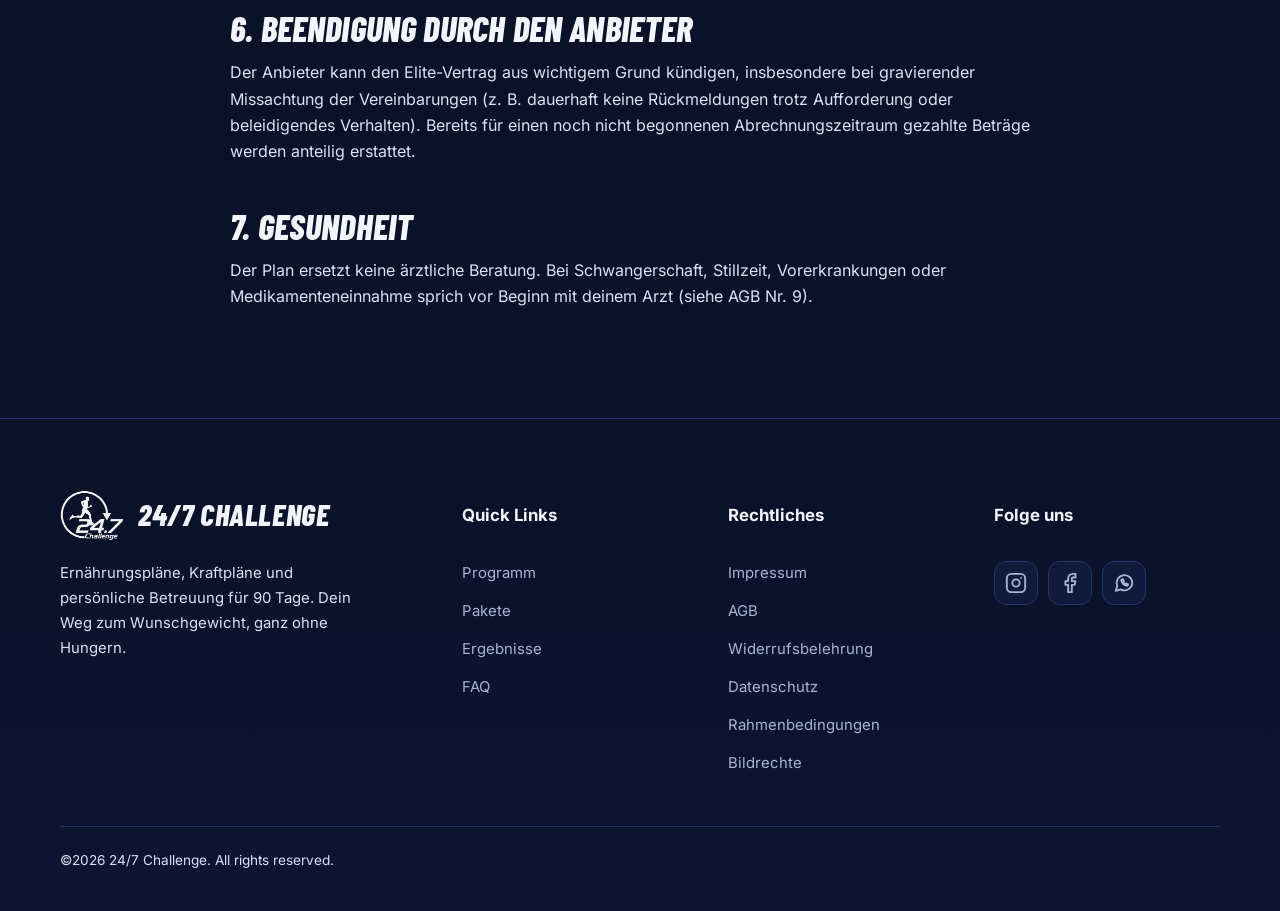
<file: rechtliches/rahmenbedingungen.html>
<!doctype html>
<html lang="de">
<head>
<meta charset="utf-8">
<meta name="viewport" content="width=device-width,initial-scale=1">
<title>Rahmenbedingungen | 24/7 Challenge</title>
<meta name="robots" content="noindex,follow">
<link rel="stylesheet" href="../fonts/fonts.css">
<meta name="theme-color" content="#0a1128">
<link rel="icon" href="../Medien/bild-03.png">
<link rel="stylesheet" href="style.css">
</head>
<body>
<svg width="0" height="0" style="position:absolute" aria-hidden="true">
  <symbol id="wa" viewBox="0 0 24 24"><path d="M21 11.5a8.5 8.5 0 0 1-12.6 7.4L3 20.5l1.7-5.2A8.5 8.5 0 1 1 21 11.5Z"/><path d="M9 8.5c0 3.5 3 6.5 6.5 6.5l1-1.5-2-1-1 .8c-1-.4-2-1.4-2.4-2.4l.8-1-1-2Z"/></symbol>
  <symbol id="instagram" viewBox="0 0 24 24"><rect x="2" y="2" width="20" height="20" rx="5"/><circle cx="12" cy="12" r="4"/><path d="M17.5 6.5h.01"/></symbol>
  <symbol id="facebook" viewBox="0 0 24 24"><path d="M18 2h-3a5 5 0 0 0-5 5v3H7v4h3v8h4v-8h3l1-4h-4V7a1 1 0 0 1 1-1h3Z"/></symbol>
</svg>

<header class="nav">
  <div class="wrap">
    <a class="brand" href="../index.html#top" aria-label="24/7 Challenge – Startseite">
      <img src="../Medien/bild-03.png" alt="24/7 Challenge" width="52" height="52">
    </a>
    <nav aria-label="Hauptnavigation">
      <ul>
        <li><a href="../index.html#programm">Programm</a></li>
        <li><a href="../index.html#pakete">Pakete</a></li>
        <li><a href="../index.html#ergebnisse">Ergebnisse</a></li>
        <li><a href="../index.html#faq">FAQ</a></li>
      </ul>
    </nav>
    <a class="btn btn-primary" href="../index.html#pakete">Paket wählen</a>
  </div>
</header>
<main><div class="wrap narrow">
<h1><em>Rahmenbedingungen</em></h1>
<p class="stand">Stand: 01.10.2026 · Ergänzung zu den <a href="agb.html">AGB</a></p>

<h2>1. Leistungsumfang</h2>
<ul>
<li><strong>Basis:</strong> ein persönlicher 7-Tage-Ernährungsplan. Er wiederholt sich jede Woche und ist auf ein 90-Tage-Programm ausgelegt.</li>
<li><strong>Power:</strong> zusätzlich Kraftplan (Zuhause oder Studio) und „Die 5 Tricks“.</li>
<li><strong>Elite:</strong> zusätzlich persönliche Betreuung per WhatsApp oder Telefon, für die Vertragslaufzeit von 2 Monaten, und ein persönliches Kennenlerngespräch (ca. 30 Minuten) mit deinem Trainer.</li>
</ul>

<h2>2. Änderungswünsche am Ernährungsplan</h2>
<p>Wenn dein Plan nicht passt (z. B. eine Zutat, die du nicht verträgst), melde dich bitte innerhalb von 2 Tagen nach Erhalt unter <a href="mailto:info@24-7challenge.de">info@24-7challenge.de</a>. Wir passen den Plan dann an bzw. erstellen ihn neu.</p>

<h2>3. Betreuung (nur Elite)</h2>
<ul>
<li>Die Betreuung erfolgt ausschließlich über Smartphone/Telefon, vorzugsweise per WhatsApp (Nachricht oder Anruf). Dafür gibst du bei der Bestellung deine Handynummer an. Sie muss erreichbar und aktuell sein; eine Änderung teilst du uns bitte mit.</li>
<li>Das Kennenlerngespräch (ca. 30 Minuten) buchst du dir selbst über den Buchungslink in deiner Bestätigungs-E-Mail und auf der Danke-Seite. Der Termin findet telefonisch bzw. per WhatsApp-Anruf unter deiner angegebenen Nummer statt und kann über die Bestätigungsmail verschoben oder abgesagt werden. Bucht du keinen Termin, kann dich dein Trainer einmalig von sich aus kontaktieren, um das Gespräch zu vereinbaren.</li>
<li>Wir bemühen uns, Anfragen in der Regel innerhalb von einer Stunde zu beantworten, spätestens innerhalb von 24 Stunden.</li>
<li>Es besteht eine Meldepflicht beim Teilnehmer: Abgesehen vom Kennenlerngespräch melden wir uns nicht ungefragt, du meldest dich bei Fragen oder Problemen jederzeit bei uns.</li>
<li>Bei Krankheit läuft die Betreuungszeit weiter; die Laufzeit von 2 Monaten und die Zahlung bleiben unverändert (siehe AGB Nr. 6).</li>
</ul>

<h2>4. Mitwirkung des Teilnehmers</h2>
<ul>
<li><strong>Wiegen:</strong> Wir empfehlen, dich einmal pro Woche morgens nüchtern zu wiegen und das Ergebnis der Betreuung per WhatsApp mitzuteilen (Elite).</li>
<li><strong>Cheatmeal:</strong> Eine Mahlzeit pro Woche darf vom Plan abweichen, vorzugsweise am Sonntag. Teile dein aktuelles Gewicht vorher der Betreuung mit (Elite).</li>
<li><strong>Alkohol:</strong> Während der Challenge empfehlen wir, auf Alkohol zu verzichten.</li>
<li><strong>Nachweise:</strong> Wenn die Betreuung Unregelmäßigkeiten feststellt, kann sie dich bitten, Essens- und Trainingsaufzeichnungen zu schicken (Elite).</li>
</ul>

<h2>5. Weitere Pläne</h2>
<p>Nach individuellem Ermessen und erfolgreicher Teilnahme kann ein zweiter oder dritter Plan erstellt werden. Hierauf besteht kein Rechtsanspruch.</p>

<h2>6. Beendigung durch den Anbieter</h2>
<p>Der Anbieter kann den Elite-Vertrag aus wichtigem Grund kündigen, insbesondere bei gravierender Missachtung der Vereinbarungen (z. B. dauerhaft keine Rückmeldungen trotz Aufforderung oder beleidigendes Verhalten). Bereits für einen noch nicht begonnenen Abrechnungszeitraum gezahlte Beträge werden anteilig erstattet.</p>

<h2>7. Gesundheit</h2>
<p>Der Plan ersetzt keine ärztliche Beratung. Bei Schwangerschaft, Stillzeit, Vorerkrankungen oder Medikamenteneinnahme sprich vor Beginn mit deinem Arzt (siehe AGB Nr. 9).</p>
</div></main>
<footer>
  <div class="wrap">
    <div class="foot-grid">
      <div class="foot-brand">
        <a class="foot-logo" href="../index.html#top" aria-label="24/7 Challenge – nach oben"><img src="../Medien/bild-03.png" alt="" width="64" height="64"><span>24/7 Challenge</span></a>
        <p>Ernährungspläne, Kraftpläne und persönliche Betreuung für 90 Tage. Dein Weg zum Wunschgewicht, ganz ohne Hungern.</p>
      </div>
      <nav aria-label="Schnellzugriff">
        <h4>Quick Links</h4>
        <ul>
          <li><a href="../index.html#programm">Programm</a></li>
          <li><a href="../index.html#pakete">Pakete</a></li>
          <li><a href="../index.html#ergebnisse">Ergebnisse</a></li>
          <li><a href="../index.html#faq">FAQ</a></li>
        </ul>
      </nav>
      <nav aria-label="Rechtliches">
        <h4>Rechtliches</h4>
        <ul>
          <li><a href="impressum.html">Impressum</a></li>
          <li><a href="agb.html">AGB</a></li>
          <li><a href="widerruf.html">Widerrufsbelehrung</a></li>
          <li><a href="datenschutz.html">Datenschutz</a></li>
          <li><a href="rahmenbedingungen.html">Rahmenbedingungen</a></li>
          <li><a href="bilderrechte.html">Bildrechte</a></li>
        </ul>
      </nav>
      <div>
        <h4>Folge uns</h4>
        <div class="socials">
          <a class="social" href="https://www.instagram.com/24_7challenge.official/" target="_blank" rel="noopener" aria-label="Instagram"><svg class="i" aria-hidden="true"><use href="#instagram"/></svg></a>
          <a class="social" href="https://www.facebook.com/247Challenge" target="_blank" rel="noopener" aria-label="Facebook"><svg class="i" aria-hidden="true"><use href="#facebook"/></svg></a>
          <a class="social" href="https://wa.me/4915208117810?text=Hallo%2C%20ich%20habe%20eine%20Frage%20zur%2024%2F7%20Challenge." target="_blank" rel="noopener" aria-label="WhatsApp"><svg class="i" aria-hidden="true"><use href="#wa"/></svg></a>
        </div>
      </div>
    </div>
    <p class="foot-bottom">©2026 24/7 Challenge. All rights reserved.</p>
  </div>
</footer>
</body>
</html>
</file>
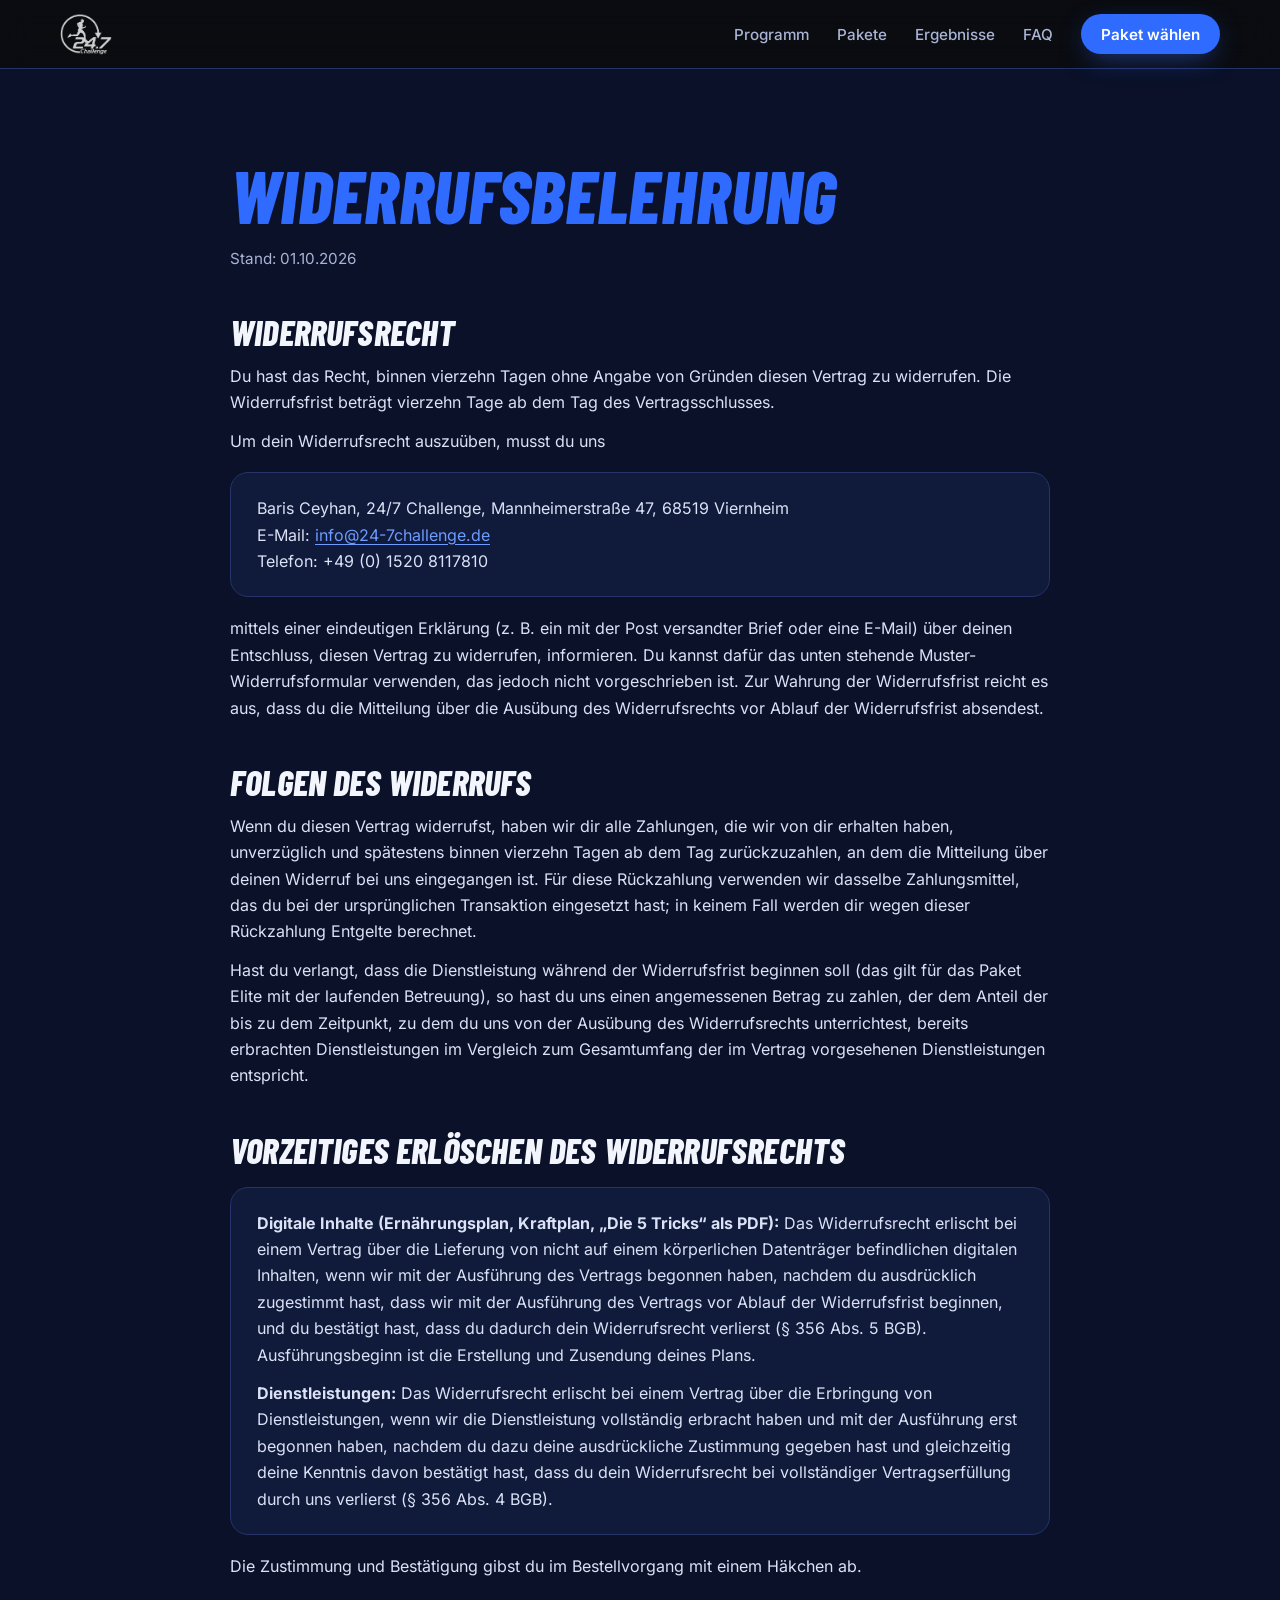
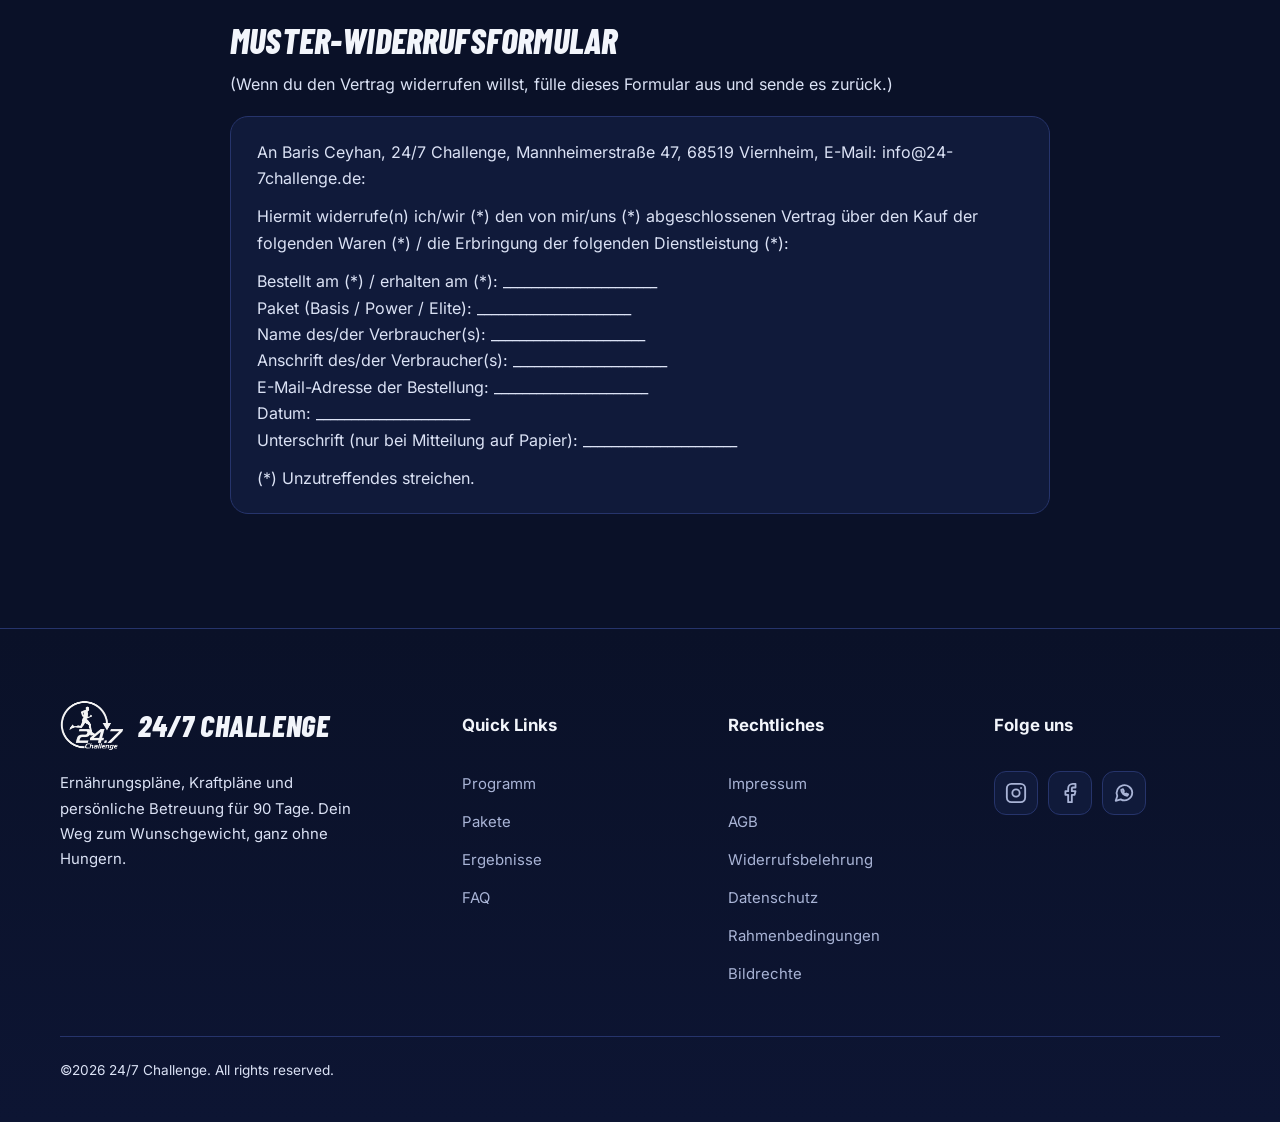
<file: rechtliches/widerruf.html>
<!doctype html>
<html lang="de">
<head>
<meta charset="utf-8">
<meta name="viewport" content="width=device-width,initial-scale=1">
<title>Widerrufsbelehrung | 24/7 Challenge</title>
<meta name="robots" content="noindex,follow">
<link rel="stylesheet" href="../fonts/fonts.css">
<meta name="theme-color" content="#0a1128">
<link rel="icon" href="../Medien/bild-03.png">
<link rel="stylesheet" href="style.css">
</head>
<body>
<svg width="0" height="0" style="position:absolute" aria-hidden="true">
  <symbol id="wa" viewBox="0 0 24 24"><path d="M21 11.5a8.5 8.5 0 0 1-12.6 7.4L3 20.5l1.7-5.2A8.5 8.5 0 1 1 21 11.5Z"/><path d="M9 8.5c0 3.5 3 6.5 6.5 6.5l1-1.5-2-1-1 .8c-1-.4-2-1.4-2.4-2.4l.8-1-1-2Z"/></symbol>
  <symbol id="instagram" viewBox="0 0 24 24"><rect x="2" y="2" width="20" height="20" rx="5"/><circle cx="12" cy="12" r="4"/><path d="M17.5 6.5h.01"/></symbol>
  <symbol id="facebook" viewBox="0 0 24 24"><path d="M18 2h-3a5 5 0 0 0-5 5v3H7v4h3v8h4v-8h3l1-4h-4V7a1 1 0 0 1 1-1h3Z"/></symbol>
</svg>

<header class="nav">
  <div class="wrap">
    <a class="brand" href="../index.html#top" aria-label="24/7 Challenge – Startseite">
      <img src="../Medien/bild-03.png" alt="24/7 Challenge" width="52" height="52">
    </a>
    <nav aria-label="Hauptnavigation">
      <ul>
        <li><a href="../index.html#programm">Programm</a></li>
        <li><a href="../index.html#pakete">Pakete</a></li>
        <li><a href="../index.html#ergebnisse">Ergebnisse</a></li>
        <li><a href="../index.html#faq">FAQ</a></li>
      </ul>
    </nav>
    <a class="btn btn-primary" href="../index.html#pakete">Paket wählen</a>
  </div>
</header>
<main><div class="wrap narrow">
<h1><em>Widerrufsbelehrung</em></h1>
<p class="stand">Stand: 01.10.2026</p>

<h2>Widerrufsrecht</h2>
<p>Du hast das Recht, binnen vierzehn Tagen ohne Angabe von Gründen diesen Vertrag zu widerrufen. Die Widerrufsfrist beträgt vierzehn Tage ab dem Tag des Vertragsschlusses.</p>
<p>Um dein Widerrufsrecht auszuüben, musst du uns</p>
<div class="box"><p>Baris Ceyhan, 24/7 Challenge, Mannheimerstraße 47, 68519 Viernheim<br>E-Mail: <a href="mailto:info@24-7challenge.de">info@24-7challenge.de</a><br>Telefon: +49 (0) 1520 8117810</p></div>
<p>mittels einer eindeutigen Erklärung (z. B. ein mit der Post versandter Brief oder eine E-Mail) über deinen Entschluss, diesen Vertrag zu widerrufen, informieren. Du kannst dafür das unten stehende Muster-Widerrufsformular verwenden, das jedoch nicht vorgeschrieben ist. Zur Wahrung der Widerrufsfrist reicht es aus, dass du die Mitteilung über die Ausübung des Widerrufsrechts vor Ablauf der Widerrufsfrist absendest.</p>

<h2>Folgen des Widerrufs</h2>
<p>Wenn du diesen Vertrag widerrufst, haben wir dir alle Zahlungen, die wir von dir erhalten haben, unverzüglich und spätestens binnen vierzehn Tagen ab dem Tag zurückzuzahlen, an dem die Mitteilung über deinen Widerruf bei uns eingegangen ist. Für diese Rückzahlung verwenden wir dasselbe Zahlungsmittel, das du bei der ursprünglichen Transaktion eingesetzt hast; in keinem Fall werden dir wegen dieser Rückzahlung Entgelte berechnet.</p>
<p>Hast du verlangt, dass die Dienstleistung während der Widerrufsfrist beginnen soll (das gilt für das Paket Elite mit der laufenden Betreuung), so hast du uns einen angemessenen Betrag zu zahlen, der dem Anteil der bis zu dem Zeitpunkt, zu dem du uns von der Ausübung des Widerrufsrechts unterrichtest, bereits erbrachten Dienstleistungen im Vergleich zum Gesamtumfang der im Vertrag vorgesehenen Dienstleistungen entspricht.</p>

<h2>Vorzeitiges Erlöschen des Widerrufsrechts</h2>
<div class="box">
<p><strong>Digitale Inhalte (Ernährungsplan, Kraftplan, „Die 5 Tricks“ als PDF):</strong> Das Widerrufsrecht erlischt bei einem Vertrag über die Lieferung von nicht auf einem körperlichen Datenträger befindlichen digitalen Inhalten, wenn wir mit der Ausführung des Vertrags begonnen haben, nachdem du ausdrücklich zugestimmt hast, dass wir mit der Ausführung des Vertrags vor Ablauf der Widerrufsfrist beginnen, und du bestätigt hast, dass du dadurch dein Widerrufsrecht verlierst (§ 356 Abs. 5 BGB). Ausführungsbeginn ist die Erstellung und Zusendung deines Plans.</p>
<p><strong>Dienstleistungen:</strong> Das Widerrufsrecht erlischt bei einem Vertrag über die Erbringung von Dienstleistungen, wenn wir die Dienstleistung vollständig erbracht haben und mit der Ausführung erst begonnen haben, nachdem du dazu deine ausdrückliche Zustimmung gegeben hast und gleichzeitig deine Kenntnis davon bestätigt hast, dass du dein Widerrufsrecht bei vollständiger Vertragserfüllung durch uns verlierst (§ 356 Abs. 4 BGB).</p>
</div>
<p>Die Zustimmung und Bestätigung gibst du im Bestellvorgang mit einem Häkchen ab.</p>

<h2>Muster-Widerrufsformular</h2>
<p>(Wenn du den Vertrag widerrufen willst, fülle dieses Formular aus und sende es zurück.)</p>
<div class="box">
<p>An Baris Ceyhan, 24/7 Challenge, Mannheimerstraße 47, 68519 Viernheim, E-Mail: info@24-7challenge.de:</p>
<p>Hiermit widerrufe(n) ich/wir (*) den von mir/uns (*) abgeschlossenen Vertrag über den Kauf der folgenden Waren (*) / die Erbringung der folgenden Dienstleistung (*):</p>
<p>Bestellt am (*) / erhalten am (*): ______________________<br>
Paket (Basis / Power / Elite): ______________________<br>
Name des/der Verbraucher(s): ______________________<br>
Anschrift des/der Verbraucher(s): ______________________<br>
E-Mail-Adresse der Bestellung: ______________________<br>
Datum: ______________________<br>
Unterschrift (nur bei Mitteilung auf Papier): ______________________</p>
<p>(*) Unzutreffendes streichen.</p>
</div>
</div></main>
<footer>
  <div class="wrap">
    <div class="foot-grid">
      <div class="foot-brand">
        <a class="foot-logo" href="../index.html#top" aria-label="24/7 Challenge – nach oben"><img src="../Medien/bild-03.png" alt="" width="64" height="64"><span>24/7 Challenge</span></a>
        <p>Ernährungspläne, Kraftpläne und persönliche Betreuung für 90 Tage. Dein Weg zum Wunschgewicht, ganz ohne Hungern.</p>
      </div>
      <nav aria-label="Schnellzugriff">
        <h4>Quick Links</h4>
        <ul>
          <li><a href="../index.html#programm">Programm</a></li>
          <li><a href="../index.html#pakete">Pakete</a></li>
          <li><a href="../index.html#ergebnisse">Ergebnisse</a></li>
          <li><a href="../index.html#faq">FAQ</a></li>
        </ul>
      </nav>
      <nav aria-label="Rechtliches">
        <h4>Rechtliches</h4>
        <ul>
          <li><a href="impressum.html">Impressum</a></li>
          <li><a href="agb.html">AGB</a></li>
          <li><a href="widerruf.html">Widerrufsbelehrung</a></li>
          <li><a href="datenschutz.html">Datenschutz</a></li>
          <li><a href="rahmenbedingungen.html">Rahmenbedingungen</a></li>
          <li><a href="bilderrechte.html">Bildrechte</a></li>
        </ul>
      </nav>
      <div>
        <h4>Folge uns</h4>
        <div class="socials">
          <a class="social" href="https://www.instagram.com/24_7challenge.official/" target="_blank" rel="noopener" aria-label="Instagram"><svg class="i" aria-hidden="true"><use href="#instagram"/></svg></a>
          <a class="social" href="https://www.facebook.com/247Challenge" target="_blank" rel="noopener" aria-label="Facebook"><svg class="i" aria-hidden="true"><use href="#facebook"/></svg></a>
          <a class="social" href="https://wa.me/4915208117810?text=Hallo%2C%20ich%20habe%20eine%20Frage%20zur%2024%2F7%20Challenge." target="_blank" rel="noopener" aria-label="WhatsApp"><svg class="i" aria-hidden="true"><use href="#wa"/></svg></a>
        </div>
      </div>
    </div>
    <p class="foot-bottom">©2026 24/7 Challenge. All rights reserved.</p>
  </div>
</footer>
</body>
</html>
</file>
<file: start/fonts/fonts.css>
﻿@font-face{font-family:'Barlow Condensed';font-style:italic;font-weight:600;font-display:swap;src:url(barlowcondensed-italic-600-latin-ext.woff2) format('woff2');unicode-range:U+0100-02BA, U+02BD-02C5, U+02C7-02CC, U+02CE-02D7, U+02DD-02FF, U+0304, U+0308, U+0329, U+1D00-1DBF, U+1E00-1E9F, U+1EF2-1EFF, U+2020, U+20A0-20AB, U+20AD-20C4, U+2113, U+2C60-2C7F, U+A720-A7FF}
@font-face{font-family:'Barlow Condensed';font-style:italic;font-weight:600;font-display:swap;src:url(barlowcondensed-italic-600-latin.woff2) format('woff2');unicode-range:U+0000-00FF, U+0131, U+0152-0153, U+02BB-02BC, U+02C6, U+02DA, U+02DC, U+0304, U+0308, U+0329, U+2000-206F, U+20AC, U+2122, U+2191, U+2193, U+2212, U+2215, U+FEFF, U+FFFD}
@font-face{font-family:'Barlow Condensed';font-style:italic;font-weight:700;font-display:swap;src:url(barlowcondensed-italic-700-latin-ext.woff2) format('woff2');unicode-range:U+0100-02BA, U+02BD-02C5, U+02C7-02CC, U+02CE-02D7, U+02DD-02FF, U+0304, U+0308, U+0329, U+1D00-1DBF, U+1E00-1E9F, U+1EF2-1EFF, U+2020, U+20A0-20AB, U+20AD-20C4, U+2113, U+2C60-2C7F, U+A720-A7FF}
@font-face{font-family:'Barlow Condensed';font-style:italic;font-weight:700;font-display:swap;src:url(barlowcondensed-italic-700-latin.woff2) format('woff2');unicode-range:U+0000-00FF, U+0131, U+0152-0153, U+02BB-02BC, U+02C6, U+02DA, U+02DC, U+0304, U+0308, U+0329, U+2000-206F, U+20AC, U+2122, U+2191, U+2193, U+2212, U+2215, U+FEFF, U+FFFD}
@font-face{font-family:'Barlow Condensed';font-style:italic;font-weight:800;font-display:swap;src:url(barlowcondensed-italic-800-latin-ext.woff2) format('woff2');unicode-range:U+0100-02BA, U+02BD-02C5, U+02C7-02CC, U+02CE-02D7, U+02DD-02FF, U+0304, U+0308, U+0329, U+1D00-1DBF, U+1E00-1E9F, U+1EF2-1EFF, U+2020, U+20A0-20AB, U+20AD-20C4, U+2113, U+2C60-2C7F, U+A720-A7FF}
@font-face{font-family:'Barlow Condensed';font-style:italic;font-weight:800;font-display:swap;src:url(barlowcondensed-italic-800-latin.woff2) format('woff2');unicode-range:U+0000-00FF, U+0131, U+0152-0153, U+02BB-02BC, U+02C6, U+02DA, U+02DC, U+0304, U+0308, U+0329, U+2000-206F, U+20AC, U+2122, U+2191, U+2193, U+2212, U+2215, U+FEFF, U+FFFD}
@font-face{font-family:'Inter';font-style:normal;font-weight:400;font-display:swap;src:url(inter-normal-400-latin-ext.woff2) format('woff2');unicode-range:U+0100-02BA, U+02BD-02C5, U+02C7-02CC, U+02CE-02D7, U+02DD-02FF, U+0304, U+0308, U+0329, U+1D00-1DBF, U+1E00-1E9F, U+1EF2-1EFF, U+2020, U+20A0-20AB, U+20AD-20C4, U+2113, U+2C60-2C7F, U+A720-A7FF}
@font-face{font-family:'Inter';font-style:normal;font-weight:400;font-display:swap;src:url(inter-normal-400-latin.woff2) format('woff2');unicode-range:U+0000-00FF, U+0131, U+0152-0153, U+02BB-02BC, U+02C6, U+02DA, U+02DC, U+0304, U+0308, U+0329, U+2000-206F, U+20AC, U+2122, U+2191, U+2193, U+2212, U+2215, U+FEFF, U+FFFD}
@font-face{font-family:'Inter';font-style:normal;font-weight:500;font-display:swap;src:url(inter-normal-500-latin-ext.woff2) format('woff2');unicode-range:U+0100-02BA, U+02BD-02C5, U+02C7-02CC, U+02CE-02D7, U+02DD-02FF, U+0304, U+0308, U+0329, U+1D00-1DBF, U+1E00-1E9F, U+1EF2-1EFF, U+2020, U+20A0-20AB, U+20AD-20C4, U+2113, U+2C60-2C7F, U+A720-A7FF}
@font-face{font-family:'Inter';font-style:normal;font-weight:500;font-display:swap;src:url(inter-normal-500-latin.woff2) format('woff2');unicode-range:U+0000-00FF, U+0131, U+0152-0153, U+02BB-02BC, U+02C6, U+02DA, U+02DC, U+0304, U+0308, U+0329, U+2000-206F, U+20AC, U+2122, U+2191, U+2193, U+2212, U+2215, U+FEFF, U+FFFD}
@font-face{font-family:'Inter';font-style:normal;font-weight:600;font-display:swap;src:url(inter-normal-600-latin-ext.woff2) format('woff2');unicode-range:U+0100-02BA, U+02BD-02C5, U+02C7-02CC, U+02CE-02D7, U+02DD-02FF, U+0304, U+0308, U+0329, U+1D00-1DBF, U+1E00-1E9F, U+1EF2-1EFF, U+2020, U+20A0-20AB, U+20AD-20C4, U+2113, U+2C60-2C7F, U+A720-A7FF}
@font-face{font-family:'Inter';font-style:normal;font-weight:600;font-display:swap;src:url(inter-normal-600-latin.woff2) format('woff2');unicode-range:U+0000-00FF, U+0131, U+0152-0153, U+02BB-02BC, U+02C6, U+02DA, U+02DC, U+0304, U+0308, U+0329, U+2000-206F, U+20AC, U+2122, U+2191, U+2193, U+2212, U+2215, U+FEFF, U+FFFD}
@font-face{font-family:'Inter';font-style:normal;font-weight:700;font-display:swap;src:url(inter-normal-700-latin-ext.woff2) format('woff2');unicode-range:U+0100-02BA, U+02BD-02C5, U+02C7-02CC, U+02CE-02D7, U+02DD-02FF, U+0304, U+0308, U+0329, U+1D00-1DBF, U+1E00-1E9F, U+1EF2-1EFF, U+2020, U+20A0-20AB, U+20AD-20C4, U+2113, U+2C60-2C7F, U+A720-A7FF}
@font-face{font-family:'Inter';font-style:normal;font-weight:700;font-display:swap;src:url(inter-normal-700-latin.woff2) format('woff2');unicode-range:U+0000-00FF, U+0131, U+0152-0153, U+02BB-02BC, U+02C6, U+02DA, U+02DC, U+0304, U+0308, U+0329, U+2000-206F, U+20AC, U+2122, U+2191, U+2193, U+2212, U+2215, U+FEFF, U+FFFD}
</file>
<file: start/assets/index-CaZ-Znua.css>
*,:before,:after,::backdrop{--tw-border-spacing-x:0;--tw-border-spacing-y:0;--tw-translate-x:0;--tw-translate-y:0;--tw-rotate:0;--tw-skew-x:0;--tw-skew-y:0;--tw-scale-x:1;--tw-scale-y:1;--tw-pan-x: ;--tw-pan-y: ;--tw-pinch-zoom: ;--tw-scroll-snap-strictness:proximity;--tw-gradient-from-position: ;--tw-gradient-via-position: ;--tw-gradient-to-position: ;--tw-ordinal: ;--tw-slashed-zero: ;--tw-numeric-figure: ;--tw-numeric-spacing: ;--tw-numeric-fraction: ;--tw-ring-inset: ;--tw-ring-offset-width:0px;--tw-ring-offset-color:#fff;--tw-ring-color:#3b82f680;--tw-ring-offset-shadow:0 0 #0000;--tw-ring-shadow:0 0 #0000;--tw-shadow:0 0 #0000;--tw-shadow-colored:0 0 #0000;--tw-blur: ;--tw-brightness: ;--tw-contrast: ;--tw-grayscale: ;--tw-hue-rotate: ;--tw-invert: ;--tw-saturate: ;--tw-sepia: ;--tw-drop-shadow: ;--tw-backdrop-blur: ;--tw-backdrop-brightness: ;--tw-backdrop-contrast: ;--tw-backdrop-grayscale: ;--tw-backdrop-hue-rotate: ;--tw-backdrop-invert: ;--tw-backdrop-opacity: ;--tw-backdrop-saturate: ;--tw-backdrop-sepia: ;--tw-contain-size: ;--tw-contain-layout: ;--tw-contain-paint: ;--tw-contain-style: }*,:before,:after{box-sizing:border-box;border:0 solid #e5e7eb}:before,:after{--tw-content:""}html,:host{-webkit-text-size-adjust:100%;tab-size:4;font-feature-settings:normal;font-variation-settings:normal;-webkit-tap-highlight-color:transparent;font-family:ui-sans-serif,system-ui,sans-serif,Apple Color Emoji,Segoe UI Emoji,Segoe UI Symbol,Noto Color Emoji;line-height:1.5}body{line-height:inherit;margin:0}hr{height:0;color:inherit;border-top-width:1px}abbr:where([title]){-webkit-text-decoration:underline dotted;text-decoration:underline dotted}h1,h2,h3,h4,h5,h6{font-size:inherit;font-weight:inherit}a{color:inherit;-webkit-text-decoration:inherit;text-decoration:inherit}b,strong{font-weight:bolder}code,kbd,samp,pre{font-feature-settings:normal;font-variation-settings:normal;font-family:ui-monospace,SFMono-Regular,Menlo,Monaco,Consolas,Liberation Mono,Courier New,monospace;font-size:1em}small{font-size:80%}sub,sup{vertical-align:baseline;font-size:75%;line-height:0;position:relative}sub{bottom:-.25em}sup{top:-.5em}table{text-indent:0;border-color:inherit;border-collapse:collapse}button,input,optgroup,select,textarea{font-feature-settings:inherit;font-variation-settings:inherit;font-family:inherit;font-size:100%;font-weight:inherit;line-height:inherit;letter-spacing:inherit;color:inherit;margin:0;padding:0}button,select{text-transform:none}button,input:where([type=button]),input:where([type=reset]),input:where([type=submit]){-webkit-appearance:button;background-color:#0000;background-image:none}:-moz-focusring{outline:auto}:-moz-ui-invalid{box-shadow:none}progress{vertical-align:baseline}::-webkit-inner-spin-button{height:auto}::-webkit-outer-spin-button{height:auto}[type=search]{-webkit-appearance:textfield;outline-offset:-2px}::-webkit-search-decoration{-webkit-appearance:none}::-webkit-file-upload-button{-webkit-appearance:button;font:inherit}summary{display:list-item}blockquote,dl,dd,h1,h2,h3,h4,h5,h6,hr,figure,p,pre{margin:0}fieldset{margin:0;padding:0}legend{padding:0}ol,ul,menu{margin:0;padding:0;list-style:none}dialog{padding:0}textarea{resize:vertical}input::-moz-placeholder{opacity:1;color:#9ca3af}textarea::-moz-placeholder{opacity:1;color:#9ca3af}input::placeholder,textarea::placeholder{opacity:1;color:#9ca3af}button,[role=button]{cursor:pointer}:disabled{cursor:default}img,svg,video,canvas,audio,iframe,embed,object{vertical-align:middle;display:block}img,video{max-width:100%;height:auto}[hidden]:where(:not([hidden=until-found])){display:none}.absolute{position:absolute}.relative{position:relative}.block{display:block}.flex{display:flex}.grid{display:grid}.hidden{display:none}.transform{transform:translate(var(--tw-translate-x), var(--tw-translate-y)) rotate(var(--tw-rotate)) skewX(var(--tw-skew-x)) skewY(var(--tw-skew-y)) scaleX(var(--tw-scale-x)) scaleY(var(--tw-scale-y))}.resize{resize:both}.flex-wrap{flex-wrap:wrap}.text-wrap{text-wrap:wrap}.border{border-width:1px}.uppercase{text-transform:uppercase}.italic{font-style:italic}.underline{text-decoration-line:underline}.line-through{text-decoration-line:line-through}.antialiased{-webkit-font-smoothing:antialiased;-moz-osx-font-smoothing:grayscale}.outline{outline-style:solid}.invert{--tw-invert:invert(100%);filter:var(--tw-blur) var(--tw-brightness) var(--tw-contrast) var(--tw-grayscale) var(--tw-hue-rotate) var(--tw-invert) var(--tw-saturate) var(--tw-sepia) var(--tw-drop-shadow)}.filter{filter:var(--tw-blur) var(--tw-brightness) var(--tw-contrast) var(--tw-grayscale) var(--tw-hue-rotate) var(--tw-invert) var(--tw-saturate) var(--tw-sepia) var(--tw-drop-shadow)}.transition{transition-property:color,background-color,border-color,text-decoration-color,fill,stroke,opacity,box-shadow,transform,filter,-webkit-backdrop-filter,backdrop-filter;transition-duration:.15s;transition-timing-function:cubic-bezier(.4,0,.2,1)}
</file>
<file: fonts/fonts.css>
﻿@font-face{font-family:'Barlow Condensed';font-style:italic;font-weight:600;font-display:swap;src:url(barlowcondensed-italic-600-latin-ext.woff2) format('woff2');unicode-range:U+0100-02BA, U+02BD-02C5, U+02C7-02CC, U+02CE-02D7, U+02DD-02FF, U+0304, U+0308, U+0329, U+1D00-1DBF, U+1E00-1E9F, U+1EF2-1EFF, U+2020, U+20A0-20AB, U+20AD-20C4, U+2113, U+2C60-2C7F, U+A720-A7FF}
@font-face{font-family:'Barlow Condensed';font-style:italic;font-weight:600;font-display:swap;src:url(barlowcondensed-italic-600-latin.woff2) format('woff2');unicode-range:U+0000-00FF, U+0131, U+0152-0153, U+02BB-02BC, U+02C6, U+02DA, U+02DC, U+0304, U+0308, U+0329, U+2000-206F, U+20AC, U+2122, U+2191, U+2193, U+2212, U+2215, U+FEFF, U+FFFD}
@font-face{font-family:'Barlow Condensed';font-style:italic;font-weight:700;font-display:swap;src:url(barlowcondensed-italic-700-latin-ext.woff2) format('woff2');unicode-range:U+0100-02BA, U+02BD-02C5, U+02C7-02CC, U+02CE-02D7, U+02DD-02FF, U+0304, U+0308, U+0329, U+1D00-1DBF, U+1E00-1E9F, U+1EF2-1EFF, U+2020, U+20A0-20AB, U+20AD-20C4, U+2113, U+2C60-2C7F, U+A720-A7FF}
@font-face{font-family:'Barlow Condensed';font-style:italic;font-weight:700;font-display:swap;src:url(barlowcondensed-italic-700-latin.woff2) format('woff2');unicode-range:U+0000-00FF, U+0131, U+0152-0153, U+02BB-02BC, U+02C6, U+02DA, U+02DC, U+0304, U+0308, U+0329, U+2000-206F, U+20AC, U+2122, U+2191, U+2193, U+2212, U+2215, U+FEFF, U+FFFD}
@font-face{font-family:'Barlow Condensed';font-style:italic;font-weight:800;font-display:swap;src:url(barlowcondensed-italic-800-latin-ext.woff2) format('woff2');unicode-range:U+0100-02BA, U+02BD-02C5, U+02C7-02CC, U+02CE-02D7, U+02DD-02FF, U+0304, U+0308, U+0329, U+1D00-1DBF, U+1E00-1E9F, U+1EF2-1EFF, U+2020, U+20A0-20AB, U+20AD-20C4, U+2113, U+2C60-2C7F, U+A720-A7FF}
@font-face{font-family:'Barlow Condensed';font-style:italic;font-weight:800;font-display:swap;src:url(barlowcondensed-italic-800-latin.woff2) format('woff2');unicode-range:U+0000-00FF, U+0131, U+0152-0153, U+02BB-02BC, U+02C6, U+02DA, U+02DC, U+0304, U+0308, U+0329, U+2000-206F, U+20AC, U+2122, U+2191, U+2193, U+2212, U+2215, U+FEFF, U+FFFD}
@font-face{font-family:'Inter';font-style:normal;font-weight:400;font-display:swap;src:url(inter-normal-400-latin-ext.woff2) format('woff2');unicode-range:U+0100-02BA, U+02BD-02C5, U+02C7-02CC, U+02CE-02D7, U+02DD-02FF, U+0304, U+0308, U+0329, U+1D00-1DBF, U+1E00-1E9F, U+1EF2-1EFF, U+2020, U+20A0-20AB, U+20AD-20C4, U+2113, U+2C60-2C7F, U+A720-A7FF}
@font-face{font-family:'Inter';font-style:normal;font-weight:400;font-display:swap;src:url(inter-normal-400-latin.woff2) format('woff2');unicode-range:U+0000-00FF, U+0131, U+0152-0153, U+02BB-02BC, U+02C6, U+02DA, U+02DC, U+0304, U+0308, U+0329, U+2000-206F, U+20AC, U+2122, U+2191, U+2193, U+2212, U+2215, U+FEFF, U+FFFD}
@font-face{font-family:'Inter';font-style:normal;font-weight:500;font-display:swap;src:url(inter-normal-500-latin-ext.woff2) format('woff2');unicode-range:U+0100-02BA, U+02BD-02C5, U+02C7-02CC, U+02CE-02D7, U+02DD-02FF, U+0304, U+0308, U+0329, U+1D00-1DBF, U+1E00-1E9F, U+1EF2-1EFF, U+2020, U+20A0-20AB, U+20AD-20C4, U+2113, U+2C60-2C7F, U+A720-A7FF}
@font-face{font-family:'Inter';font-style:normal;font-weight:500;font-display:swap;src:url(inter-normal-500-latin.woff2) format('woff2');unicode-range:U+0000-00FF, U+0131, U+0152-0153, U+02BB-02BC, U+02C6, U+02DA, U+02DC, U+0304, U+0308, U+0329, U+2000-206F, U+20AC, U+2122, U+2191, U+2193, U+2212, U+2215, U+FEFF, U+FFFD}
@font-face{font-family:'Inter';font-style:normal;font-weight:600;font-display:swap;src:url(inter-normal-600-latin-ext.woff2) format('woff2');unicode-range:U+0100-02BA, U+02BD-02C5, U+02C7-02CC, U+02CE-02D7, U+02DD-02FF, U+0304, U+0308, U+0329, U+1D00-1DBF, U+1E00-1E9F, U+1EF2-1EFF, U+2020, U+20A0-20AB, U+20AD-20C4, U+2113, U+2C60-2C7F, U+A720-A7FF}
@font-face{font-family:'Inter';font-style:normal;font-weight:600;font-display:swap;src:url(inter-normal-600-latin.woff2) format('woff2');unicode-range:U+0000-00FF, U+0131, U+0152-0153, U+02BB-02BC, U+02C6, U+02DA, U+02DC, U+0304, U+0308, U+0329, U+2000-206F, U+20AC, U+2122, U+2191, U+2193, U+2212, U+2215, U+FEFF, U+FFFD}
@font-face{font-family:'Inter';font-style:normal;font-weight:700;font-display:swap;src:url(inter-normal-700-latin-ext.woff2) format('woff2');unicode-range:U+0100-02BA, U+02BD-02C5, U+02C7-02CC, U+02CE-02D7, U+02DD-02FF, U+0304, U+0308, U+0329, U+1D00-1DBF, U+1E00-1E9F, U+1EF2-1EFF, U+2020, U+20A0-20AB, U+20AD-20C4, U+2113, U+2C60-2C7F, U+A720-A7FF}
@font-face{font-family:'Inter';font-style:normal;font-weight:700;font-display:swap;src:url(inter-normal-700-latin.woff2) format('woff2');unicode-range:U+0000-00FF, U+0131, U+0152-0153, U+02BB-02BC, U+02C6, U+02DA, U+02DC, U+0304, U+0308, U+0329, U+2000-206F, U+20AC, U+2122, U+2191, U+2193, U+2212, U+2215, U+FEFF, U+FFFD}
</file>
<file: rechtliches/style.css>
:root{
  --bg:#0a1128; --surface:#101a3a; --surface-2:#16224a; --line:#26346b;
  --text:#f2f5fb; --muted:#a9b4d6; --accent:#2f6bff; --accent-2:#6d9bff; --on-accent:#ffffff;
  --radius:18px; --maxw:1160px;
  --font-head:'Barlow Condensed','Arial Narrow',sans-serif; --font-body:'Inter',system-ui,sans-serif;
}
*{box-sizing:border-box;margin:0}
html{scroll-behavior:smooth}
body{background:var(--bg);color:var(--text);font:400 1rem/1.65 var(--font-body);-webkit-font-smoothing:antialiased;overflow-x:hidden}
img{max-width:100%;display:block}
a{color:inherit}
main a{color:var(--accent-2);text-underline-offset:3px}
main a:hover{color:var(--accent)}
:focus-visible{outline:3px solid var(--accent-2);outline-offset:3px;border-radius:6px}
.wrap{width:min(var(--maxw),100% - 32px);margin-inline:auto}
.narrow{max-width:820px}

/* Buttons (wie Hauptseite) */
.btn{display:inline-flex;align-items:center;justify-content:center;gap:10px;min-height:48px;padding:12px 26px;border-radius:999px;font:700 1rem var(--font-body);text-decoration:none;border:2px solid transparent;cursor:pointer;transition:transform .2s,background .2s,box-shadow .2s,border-color .2s;touch-action:manipulation}
.btn-primary{background:var(--accent);color:var(--on-accent);box-shadow:0 8px 28px -8px rgba(47,107,255,.6)}
.btn-primary:hover{background:var(--accent-2);color:var(--on-accent);transform:translateY(-2px)}
.btn:active{transform:scale(.98)}
svg.i{width:22px;height:22px;stroke:currentColor;fill:none;stroke-width:2;stroke-linecap:round;stroke-linejoin:round;flex:none}

/* Nav (wie Hauptseite) */
.nav{position:sticky;top:0;z-index:50;background:rgba(11,11,12,.82);backdrop-filter:blur(14px);border-bottom:1px solid var(--line)}
.nav .wrap{display:flex;align-items:center;justify-content:space-between;height:68px;gap:16px}
.brand{display:flex;align-items:center;gap:10px;text-decoration:none}
.brand img{width:52px;height:52px;object-fit:contain;filter:brightness(0) invert(.82)}
.nav nav{margin-left:auto;margin-right:12px}
.nav ul{display:flex;gap:28px;list-style:none;padding:0;margin:0}
.nav ul li{margin:0}
.nav ul a{text-decoration:none;color:var(--muted);font-weight:500;font-size:.95rem;transition:color .2s}
.nav ul a:hover{color:var(--text)}
.nav .btn{min-height:40px;padding:6px 18px;font-size:.95rem;font-weight:600;white-space:nowrap}
@media(max-width:820px){.nav ul{display:none}}
@media(max-width:420px){.nav .btn{padding:8px 14px;font-size:.9rem}.brand img{width:38px;height:38px}}
/* Inhalt */
main{padding:clamp(48px,7vw,88px) 0 clamp(56px,8vw,96px)}
.eyebrow{display:inline-block;font:600 .8rem/1 var(--font-body);letter-spacing:.14em;text-transform:uppercase;color:var(--accent);margin-bottom:14px}
h1,h2,h3{font-family:var(--font-head);font-style:italic;font-weight:800;line-height:1.02;text-transform:uppercase;letter-spacing:.005em}
h1{font-size:clamp(2.6rem,7vw,4.6rem);text-wrap:balance}
h1 em{color:var(--accent);font-style:italic}
h2{font-size:clamp(1.7rem,3.4vw,2.2rem);margin:44px 0 12px;color:var(--text)}
h3{font-size:1.35rem;margin:26px 0 6px;color:var(--accent-2)}
.stand{color:var(--muted);font-size:.95rem;margin:14px 0 36px}
p,li{color:#dbe2f5}
p{margin:0 0 12px}
ul,ol{padding-left:22px;margin:0 0 12px}
li{margin:5px 0}
li::marker{color:var(--accent)}
.box{background:var(--surface);border:1px solid var(--line);border-radius:var(--radius);padding:22px 26px;margin:18px 0}
.box p:last-child{margin-bottom:0}
table{width:100%;border-collapse:separate;border-spacing:0;margin:16px 0;font-size:.95rem;background:var(--surface);border:1px solid var(--line);border-radius:var(--radius);overflow:hidden}
th,td{padding:12px 16px;text-align:left;vertical-align:top;border-bottom:1px solid var(--line)}
tr:last-child td{border-bottom:0}
th{color:var(--accent);font:600 .8rem var(--font-body);letter-spacing:.12em;text-transform:uppercase;background:var(--surface-2)}
@media(max-width:600px){table{display:block;overflow-x:auto}}

/* Footer (wie Hauptseite) */
footer{border-top:1px solid var(--line);background:linear-gradient(180deg,var(--bg),#0d1533);padding:64px 0 28px;color:var(--muted);font-size:.93rem}
.foot-grid{display:grid;grid-template-columns:1.6fr 1fr 1fr 1fr;gap:40px}
footer a.foot-logo{gap:14px;margin-bottom:14px;min-height:64px}
footer a.foot-logo:hover{color:var(--text)}
.foot-logo img{width:64px;height:64px;object-fit:contain;filter:brightness(0) invert(.96)}
.foot-logo span{font:800 1.9rem/1 var(--font-head);font-style:italic;text-transform:uppercase;letter-spacing:.02em;color:var(--text);white-space:nowrap}
.foot-brand p{max-width:34ch;line-height:1.7}
footer h4{font:700 1.05rem var(--font-body);color:var(--text);margin-bottom:14px}
footer ul{list-style:none;padding:0;display:grid;gap:2px;margin:0}
footer li{margin:0}
footer a{color:var(--muted);text-decoration:none;min-height:36px;display:inline-flex;align-items:center;transition:color .2s}
footer a:hover{color:var(--accent-2)}
.socials{display:flex;gap:10px}
footer a.social{width:44px;height:44px;justify-content:center;border:1px solid var(--line);border-radius:12px;background:var(--surface);color:var(--muted);transition:border-color .2s,transform .2s,color .2s}
footer a.social:hover{border-color:var(--accent);color:var(--accent-2);transform:translateY(-2px)}
footer a.social svg{width:22px;height:22px}
@media(min-width:901px){
  footer .foot-grid h4{min-height:64px;display:flex;align-items:center}
  footer .foot-grid ul{margin-top:-5px}
}
.foot-bottom{margin-top:44px;padding-top:22px;border-top:1px solid var(--line);font-size:.85rem}
@media(max-width:900px){.foot-grid{grid-template-columns:1fr 1fr}.foot-brand{grid-column:1/-1}}
@media(max-width:480px){.foot-grid{grid-template-columns:1fr}}
@media print{body{background:#fff;color:#000}p,li,h2,h3{color:#000}.box,table{border-color:#999;background:#fff}.nav,footer{display:none}}
</file>
